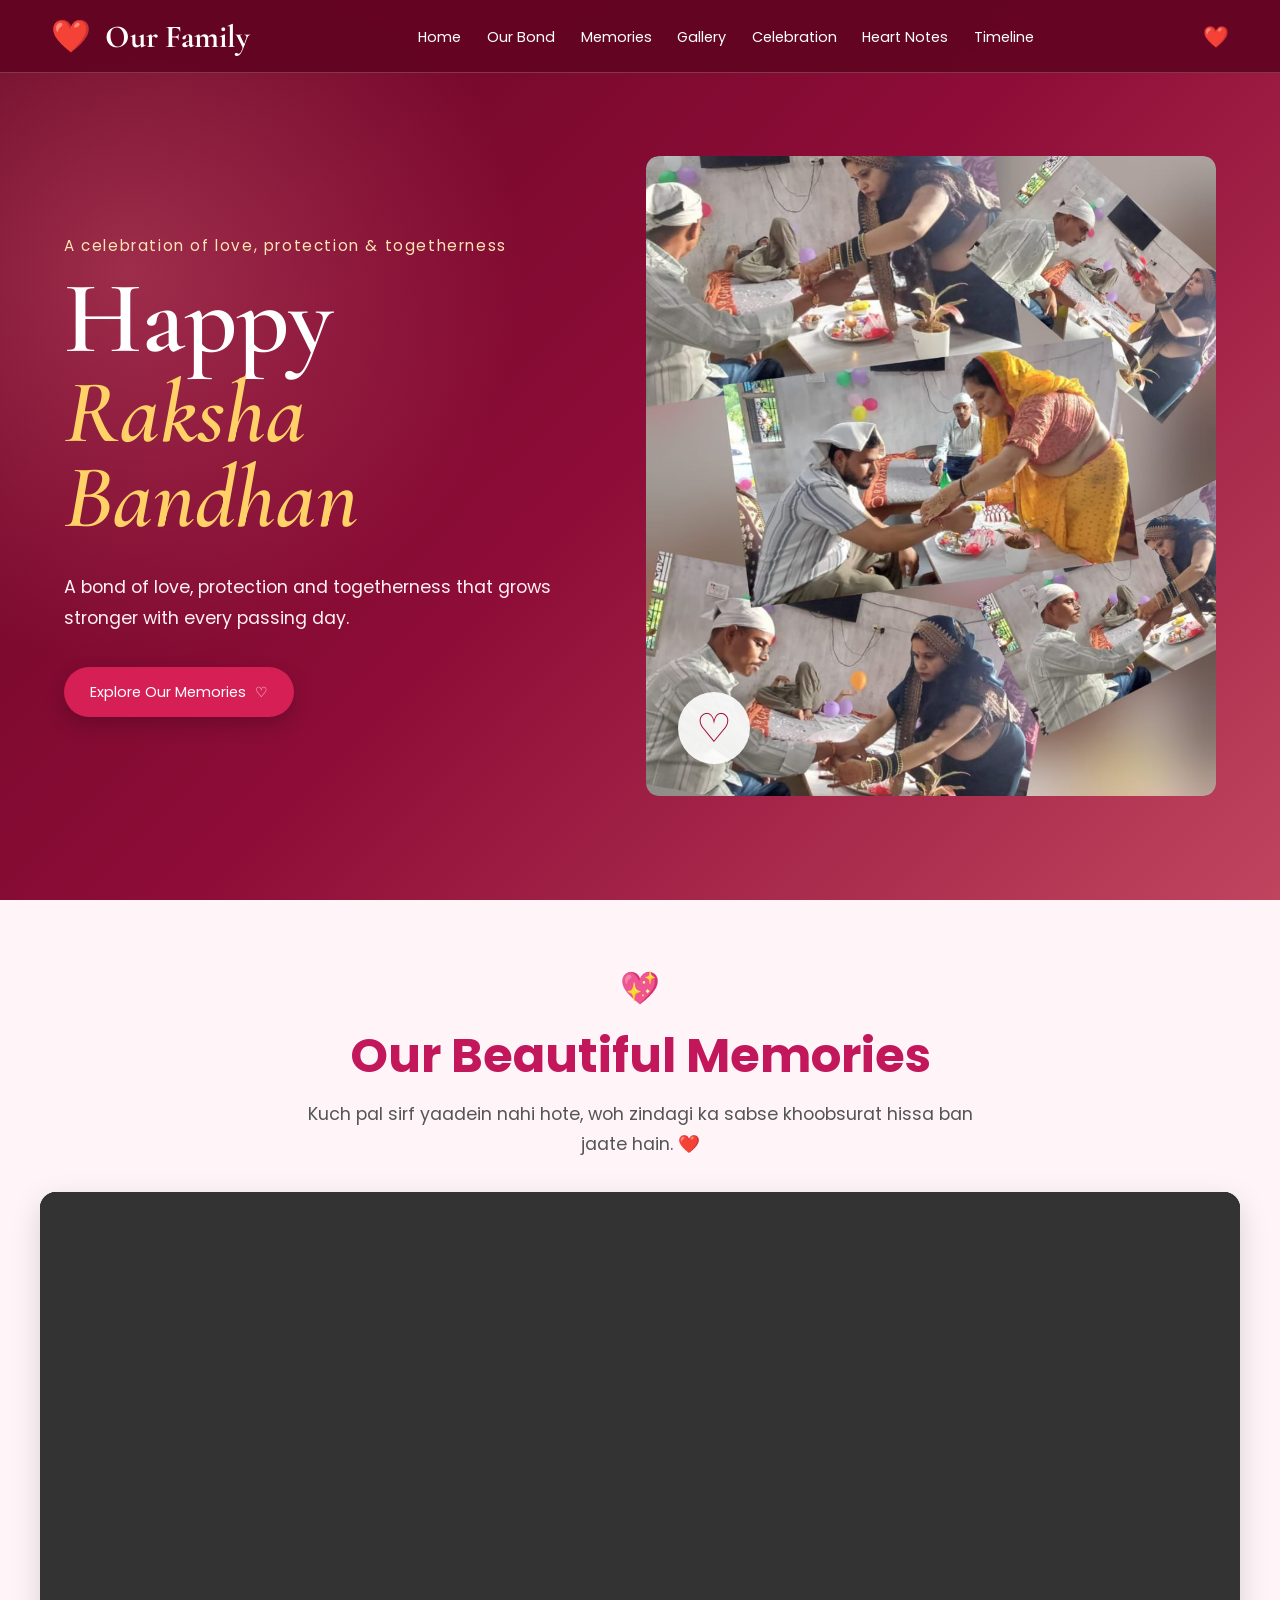
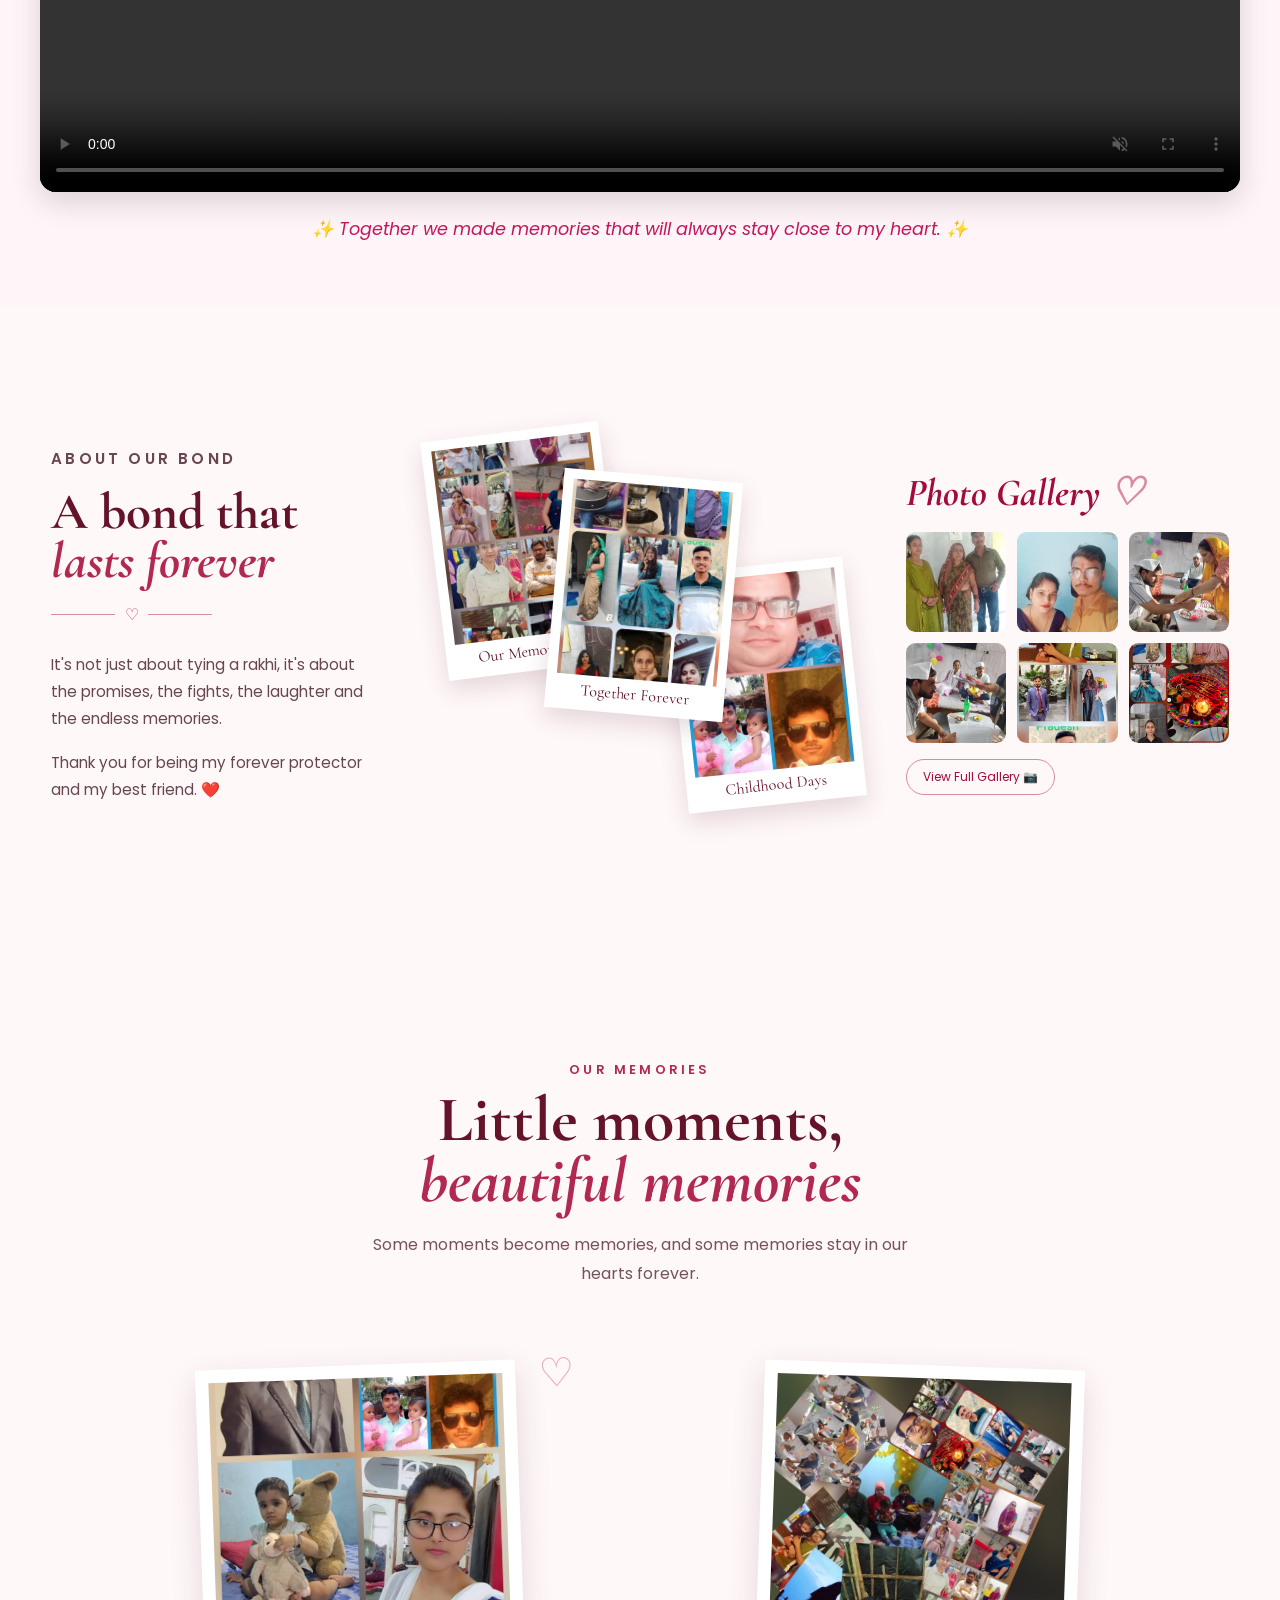
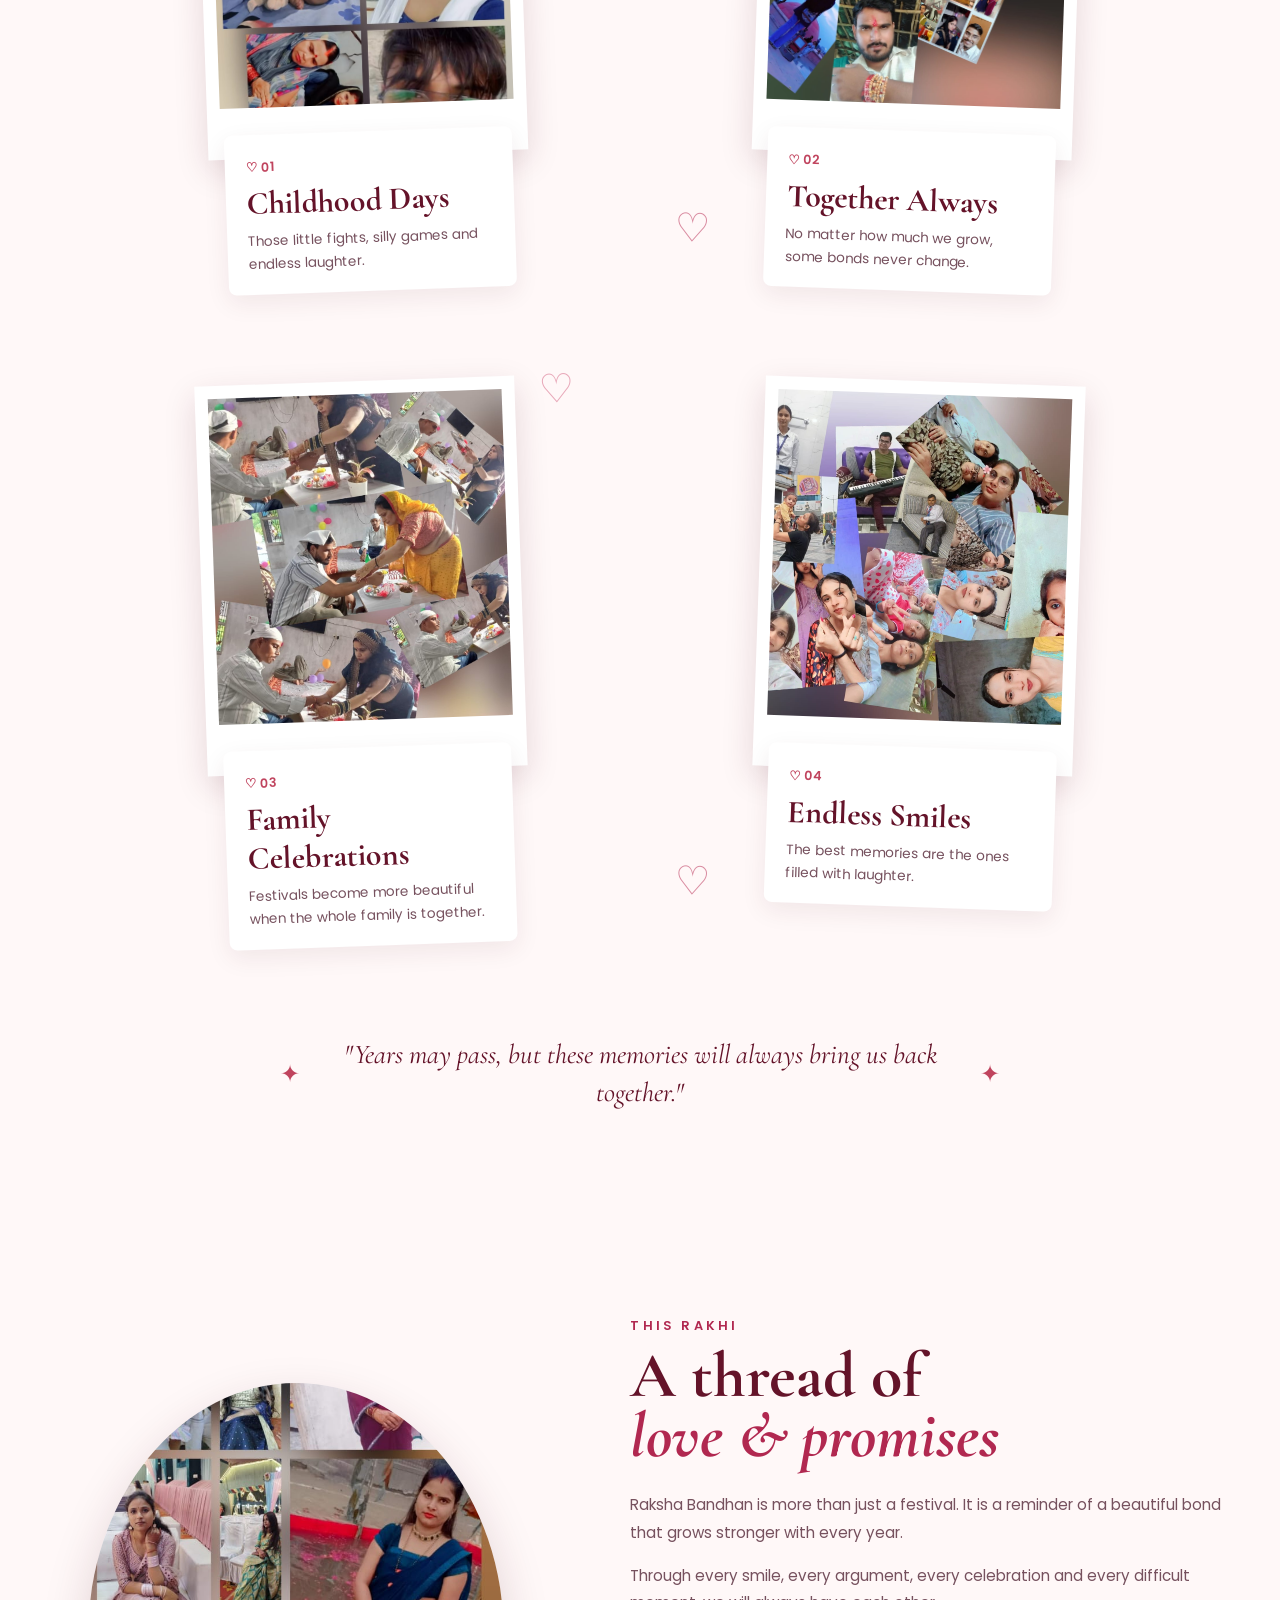
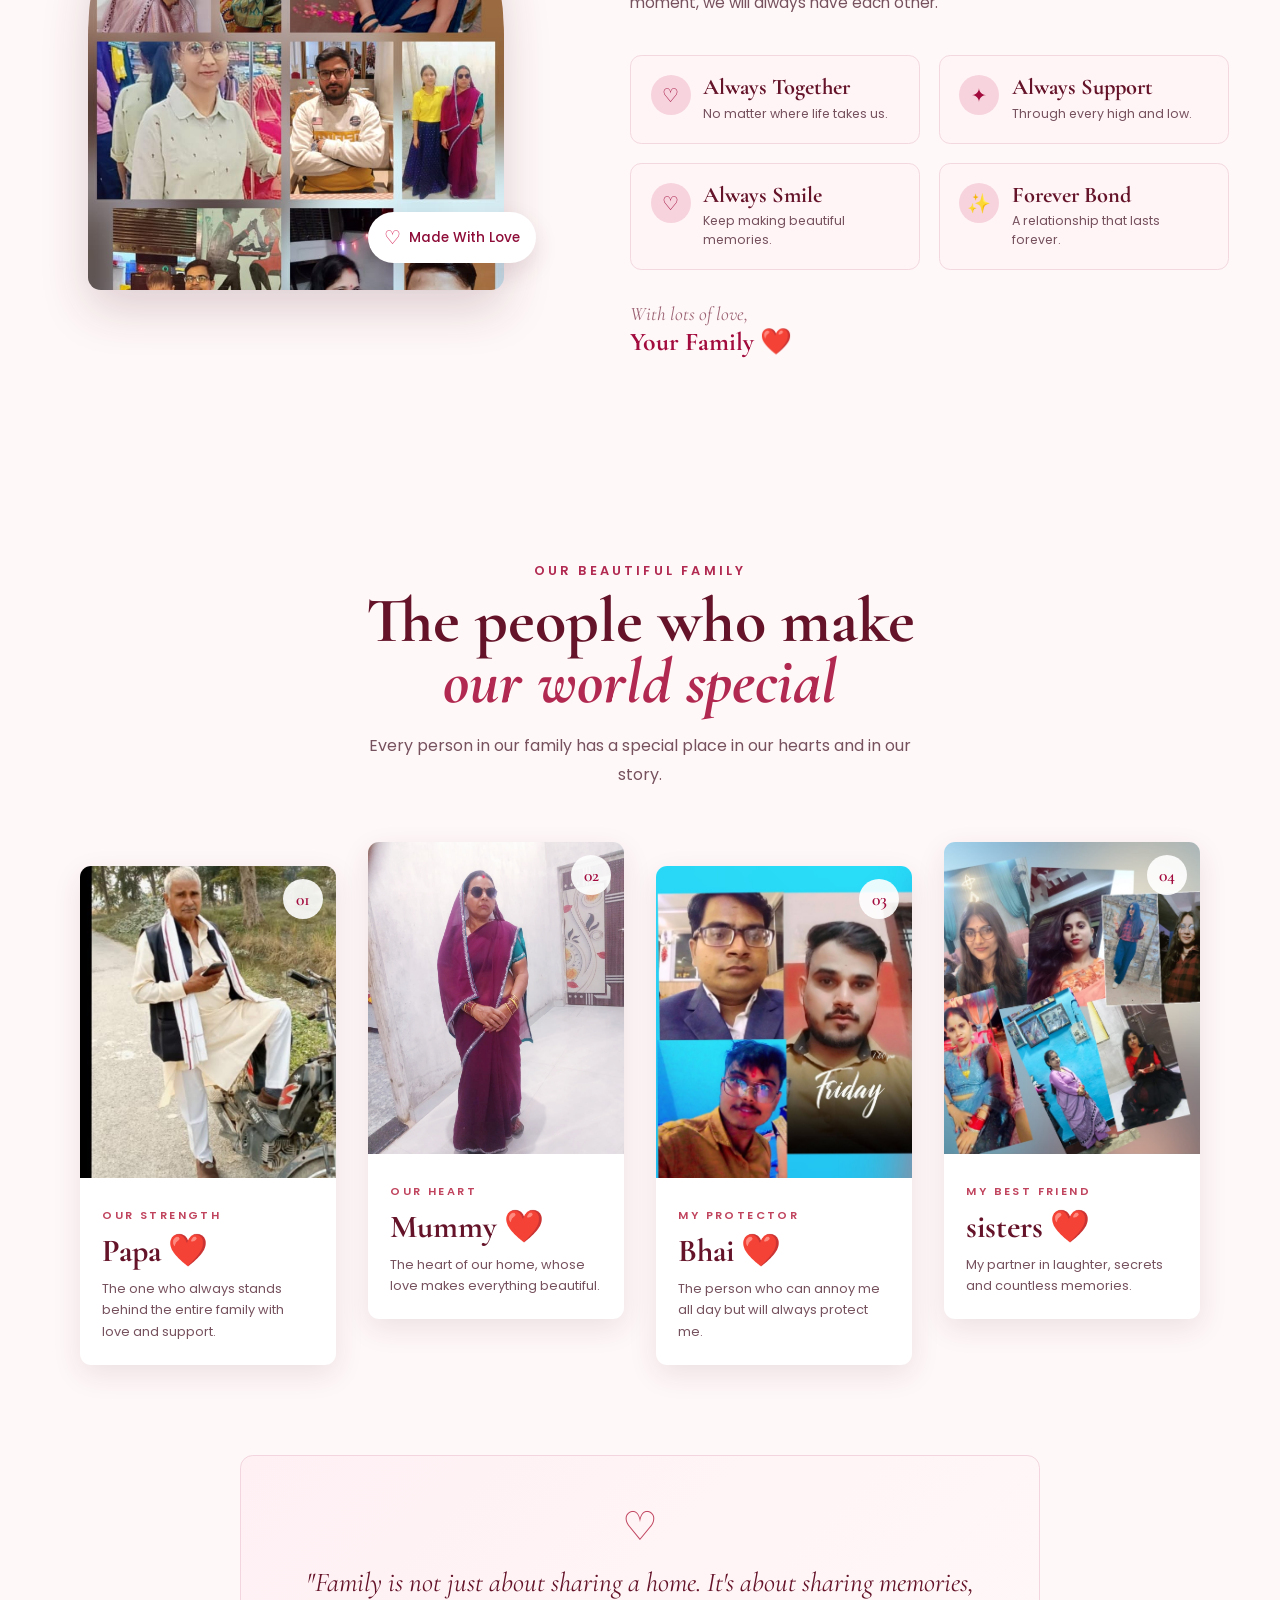
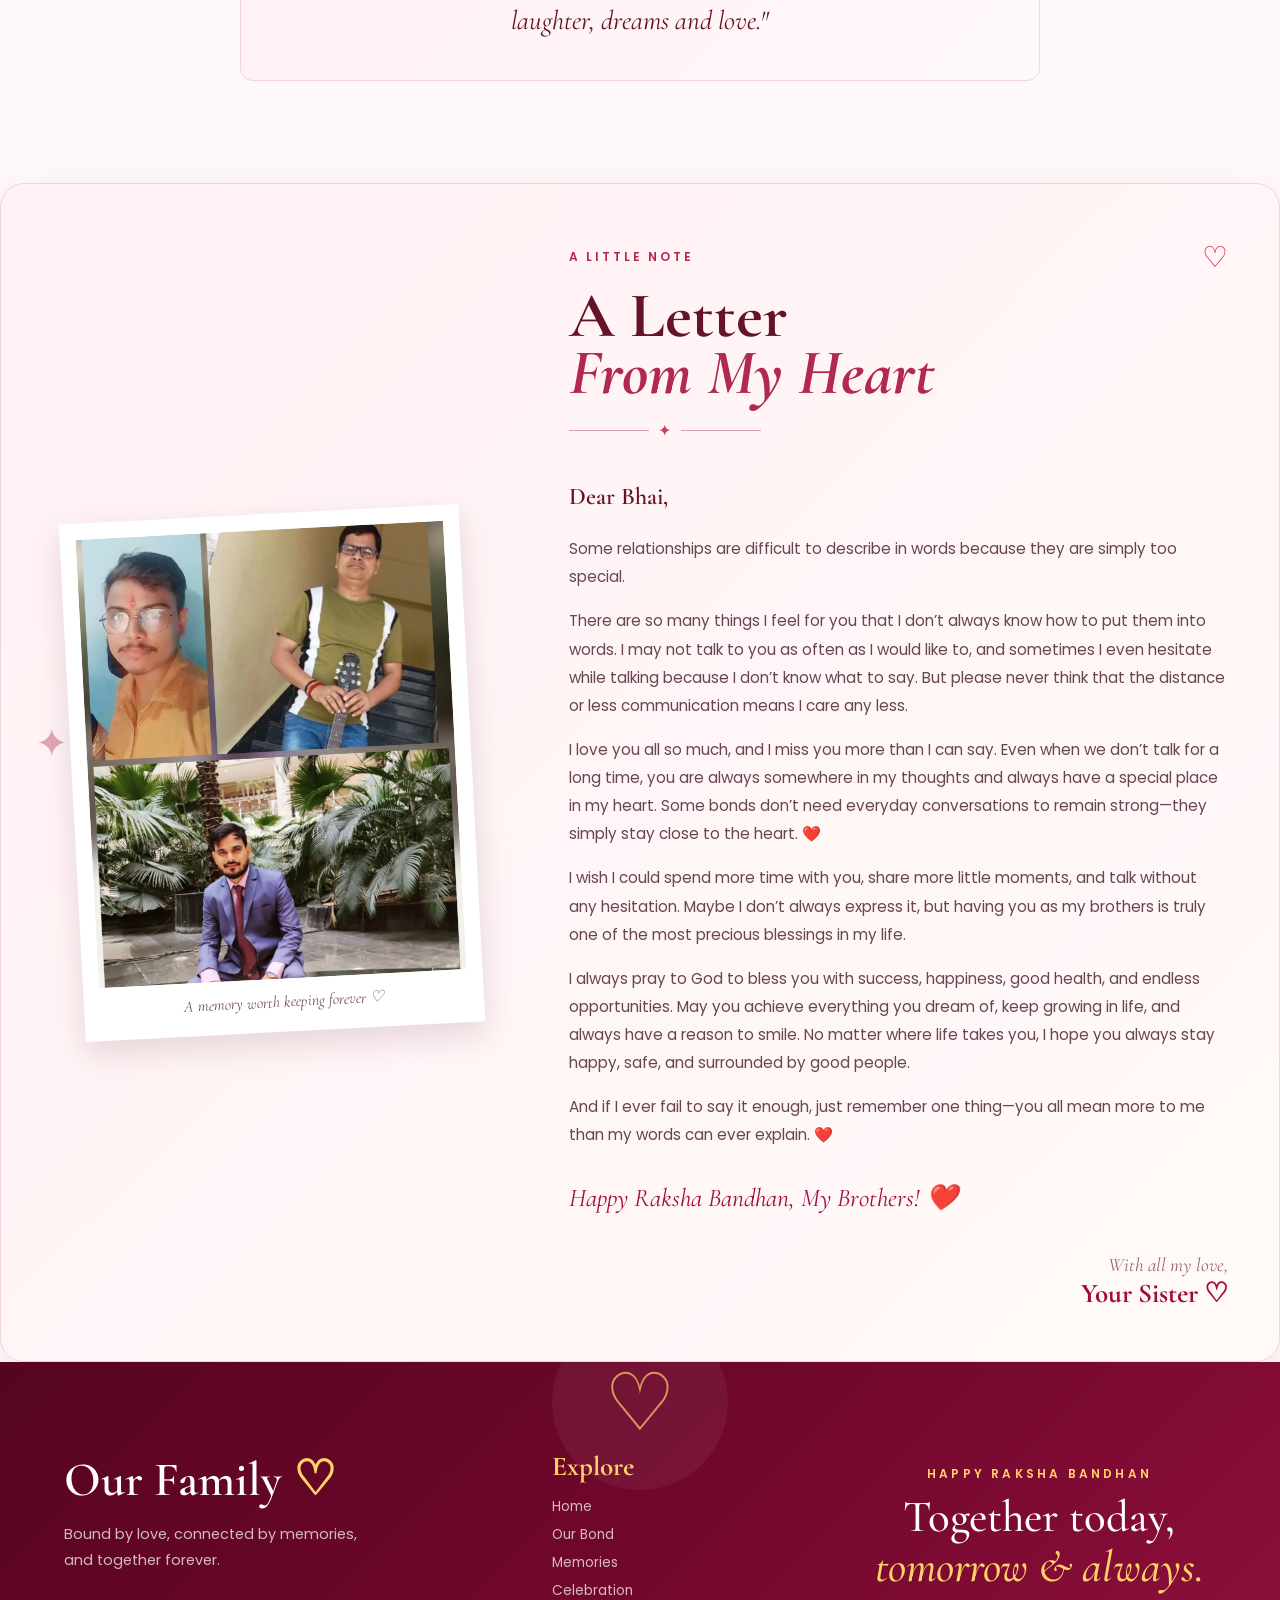
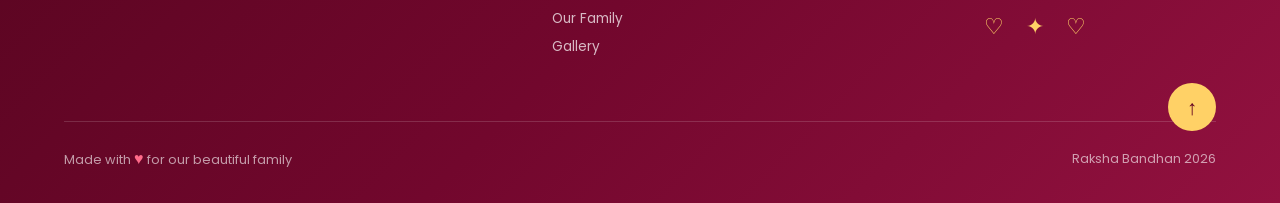
<file: index.html>
<!DOCTYPE html>
<html lang="en">

<head>
    <meta charset="UTF-8">
    <meta name="viewport" content="width=device-width, initial-scale=1.0">

    <title>Our Family | Raksha Bandhan</title>

    <link rel="stylesheet" href="./style.css">

    <link rel="preconnect" href="https://fonts.googleapis.com">
    <link rel="preconnect" href="https://fonts.gstatic.com" crossorigin>

    <link href="https://fonts.googleapis.com/css2?family=Cormorant+Garamond:wght@500;600;700&family=Poppins:wght@300;400;500;600&display=swap"
        rel="stylesheet">
</head>

<body>

    <!-- ================= NAVBAR ================= -->

    <header class="header">

        <nav class="navbar">

            <a href="#" class="logo">
                <span>❤️</span>
                Our Family
            </a>

            <button class="menu-btn" id="menuBtn">
                ☰
            </button>

            <ul class="nav-menu" id="navMenu">

                <li>
                    <a href="./index.html">Home</a>
                </li>

                <li>
                    <a href="./bond.html">Our Bond</a>
                </li>

                <li>
                    <a href="memories.html">Memories</a>
                </li>

                <li>
                    <a href="./gallery.html">Gallery</a>
                </li>

                <li>
                    <a href="./celebration.html">Celebration</a>
                </li>

                <li>
                    <a href="./wishes.html">Heart Notes</a>
                </li>

                <li>
                    <a href="timeline.html">Timeline</a>
                </li>

            </ul>

            <div class="nav-heart">
                ❤️
            </div>

        </nav>

    </header>


    <!-- ================= HERO SECTION ================= -->

    <section class="hero" id="home">

        <!-- Left Content -->

        <div class="hero-content">

            <p class="hero-small-text">
                A celebration of love, protection & togetherness
            </p>

            <h1>
                Happy
                <span>Raksha Bandhan</span>
            </h1>

            <p class="hero-description">
                A bond of love, protection and togetherness
                that grows stronger with every passing day.
            </p>

            <a href="./gallery.html" class="hero-btn">
                Explore Our Memories
                <span>♡</span>
            </a>

        </div>


        <!-- Right Image -->

        <div class="hero-image">

            <img
                src="image/rakhifirst.jpeg"
                alt="Brother Sister Raksha Bandhan">

            <div class="hero-decoration">
                ♡
            </div>

        </div>

    </section>
    <!-- Memory Video Section -->
<section class="memory-video-section">
    <div class="memory-video-container">

        <div class="memory-video-heading">
            <span>💖</span>
            <h2>Our Beautiful Memories</h2>
            <p>
                Kuch pal sirf yaadein nahi hote,
                woh zindagi ka sabse khoobsurat hissa ban jaate hain. ❤️
            </p>
        </div>

        <div class="memory-video-box">
            <video controls autoplay muted loop playsinline>
                <source src="https://ik.imagekit.io/grixgvupg/familyvideo.mp4" type="video/mp4">
                Your browser does not support the video tag.
            </video>
        </div>

        <p class="memory-caption">
            ✨ Together we made memories that will always stay close to my heart. ✨
        </p>

    </div>
</section>
    <!-- ================= ABOUT OUR BOND ================= -->

<section class="bond-section" id="bond">

    <!-- LEFT CONTENT -->

    <div class="bond-content">

        <p class="section-tag">
            ABOUT OUR BOND
        </p>

        <h2>
            A bond that
            <span>lasts forever</span>
        </h2>

        <div class="bond-line">
            <span></span>
            ♡
            <span></span>
        </div>

        <p>
            It's not just about tying a rakhi,
            it's about the promises, the fights,
            the laughter and the endless memories.
        </p>

        <p>
            Thank you for being my forever protector
            and my best friend.
            ❤️
        </p>

    </div>


    <!-- CENTER POLAROID PHOTOS -->

    <div class="bond-polaroids">

        <div class="polaroid polaroid-one">

            <img
                src="./image/memory.jpeg"
                alt="Family Memory">

            <span>
                Our Memories ❤️
            </span>

        </div>


        <div class="polaroid polaroid-two">

            <img
                src="image/together.jpeg"
                alt="Brother Sister">

            <span>
                Together Forever
            </span>

        </div>


        <div class="polaroid polaroid-three">

            <img
                src="image/childhood1.jpeg"
                alt="Childhood Memory">

            <span>
                Childhood Days
            </span>

        </div>

    </div>


    <!-- RIGHT PHOTO GALLERY -->

    <div class="mini-gallery">

        <div class="mini-gallery-heading">

            <h3>
                Photo Gallery
                <span>♡</span>
            </h3>

        </div>


        <div class="mini-gallery-grid">

            <div class="mini-photo">
                <img
                    src="image/gallery1.jpeg"
                    alt="Family Memory">
            </div>

            <div class="mini-photo">
                <img
                    src="image/gallery2.jpeg"
                    alt="Family Memory">
            </div>

            <div class="mini-photo">
                <img
                    src="image/gallery3.jpeg"
                    alt="Family Memory">
            </div>

            <div class="mini-photo">
                <img
                    src="image/gallery4.jpeg"
                    alt="Sister Memory">
            </div>

            <div class="mini-photo">
                <img
                    src="image/gallery5.jpeg"
                    alt="Celebration">
            </div>

            <div class="mini-photo">
                <img
                    src="image/gallery6.jpeg"
                    alt="Raksha Bandhan">
            </div>

        </div>


        <a href="./gallery.html                                                                                                                                                                                                                                                                               
        " class="gallery-link">
            View Full Gallery
            📷
        </a>

    </div>

</section>

<!-- ================= OUR MEMORIES ================= -->

<section class="memories-section" id="memories">

    <div class="memories-heading">

        <p class="section-tag">
            OUR MEMORIES
        </p>

        <h2>
            Little moments,
            <span>beautiful memories</span>
        </h2>

        <p>
            Some moments become memories,
            and some memories stay in our hearts forever.
        </p>

    </div>


    <!-- MEMORY CARDS -->

    <div class="memories-grid">


        <!-- MEMORY 1 -->

        <div class="memory-card memory-left">

            <div class="memory-photo">

                <img
                    src="image/childhood2.jpeg"
                    alt="Childhood Memory">

            </div>

            <div class="memory-info">

                <span>♡ 01</span>

                <h3>
                    Childhood Days
                </h3>

                <p>
                    Those little fights,
                    silly games and endless laughter.
                </p>

            </div>

        </div>


        <!-- MEMORY 2 -->

        <div class="memory-card memory-right">

            <div class="memory-photo">

                <img
                    src="image/celebration1.jpeg"
                    alt="Family Memory">

            </div>

            <div class="memory-info">
 
                <span>♡ 02</span>

                <h3>
                    Together Always
                </h3>

                <p>
                    No matter how much we grow,
                    some bonds never change.
                </p>

            </div>

        </div>


        <!-- MEMORY 3 -->

        <div class="memory-card memory-left">

            <div class="memory-photo">

                <img
                    src="image/rakhifirst.jpeg"
                    alt="Family Celebration">

            </div>

            <div class="memory-info">

                <span>♡ 03</span>

                <h3>
                    Family Celebrations
                </h3>

                <p>
                    Festivals become more beautiful
                    when the whole family is together.
                </p>

            </div>

        </div>


        <!-- MEMORY 4 -->

        <div class="memory-card memory-right">

            <div class="memory-photo">

                <img
                    src="image/growing.jpeg"
                    alt="Happy Memory">

            </div>

            <div class="memory-info">

                <span>♡ 04</span>

                <h3>
                    Endless Smiles
                </h3>

                <p>
                    The best memories are the ones
                    filled with laughter.
                </p>

            </div>

        </div>


    </div>


    <!-- BOTTOM MESSAGE -->

    <div class="memories-bottom">

        <span>✦</span>

        <p>
            "Years may pass, but these memories
            will always bring us back together."
        </p>

        <span>✦</span>

    </div>

</section>

<!-- ================= RAKHI CELEBRATION ================= -->

<section class="rakhi-section" id="celebration">

    <!-- LEFT IMAGE -->

    <div class="rakhi-image-wrapper">

        <div class="rakhi-circle"></div>

        <div class="rakhi-image">

            <img
                src="image/memory.jpeg"  //rakhi image lagegi yaha
                alt="Beautiful Rakhi">

        </div>

        <div class="rakhi-badge">
            <span>♡</span>
            Made With Love
        </div>

    </div>


    <!-- RIGHT CONTENT -->

    <div class="rakhi-content">

        <p class="section-tag">
            THIS RAKHI
        </p>

        <h2>
            A thread of
            <span>love & promises</span>
        </h2>

        <p class="rakhi-description">
            Raksha Bandhan is more than just a festival.
            It is a reminder of a beautiful bond that
            grows stronger with every year.
        </p>

        <p class="rakhi-description">
            Through every smile, every argument,
            every celebration and every difficult moment,
            we will always have each other.
        </p>


        <!-- PROMISES -->

        <div class="promise-grid">

            <div class="promise-card">

                <div class="promise-icon">
                    ♡
                </div>

                <div>
                    <h3>
                        Always Together
                    </h3>

                    <p>
                        No matter where life takes us.
                    </p>
                </div>

            </div>


            <div class="promise-card">

                <div class="promise-icon">
                    ✦
                </div>

                <div>
                    <h3>
                        Always Support
                    </h3>

                    <p>
                        Through every high and low.
                    </p>
                </div>

            </div>


            <div class="promise-card">

                <div class="promise-icon">
                    ♡
                </div>

                <div>
                    <h3>
                        Always Smile
                    </h3>

                    <p>
                        Keep making beautiful memories.
                    </p>

                </div>

            </div>


            <div class="promise-card">

                <div class="promise-icon">
                    ✨
                </div>

                <div>
                    <h3>
                        Forever Bond
                    </h3>

                    <p>
                        A relationship that lasts forever.
                    </p>

                </div>

            </div>

        </div>


        <!-- SIGNATURE -->

        <div class="rakhi-signature">

            With lots of love,

            <strong>
                Your Family ❤️
            </strong>

        </div>

    </div>

</section>
<!-- ================= OUR FAMILY ================= -->

<section class="family-section" id="family">

    <div class="family-heading">

        <p class="section-tag">
            OUR BEAUTIFUL FAMILY
        </p>

        <h2>
            The people who make
            <span>our world special</span>
        </h2>

        <p>
            Every person in our family has a special place
            in our hearts and in our story.
        </p>

    </div>


    <!-- FAMILY CARDS -->

    <div class="family-grid">


        <!-- MEMBER 1 -->

        <div class="family-card">

            <div class="family-photo">

                <img
                    src="image/papa.jpeg"
                    alt="Papa">

                <div class="family-number">
                    01
                </div>

            </div>

            <div class="family-info">

                <span class="family-role">
                    OUR STRENGTH
                </span>

                <h3>
                    Papa ❤️
                </h3>

                <p>
                    The one who always stands behind
                    the entire family with love and support.
                </p>

            </div>

        </div>


        <!-- MEMBER 2 -->

        <div class="family-card family-card-up">

            <div class="family-photo">

                <img
                    src="image/mummy.jpeg"
                    alt="Mummy">

                <div class="family-number">
                    02
                </div>

            </div>

            <div class="family-info">

                <span class="family-role">
                    OUR HEART
                </span>

                <h3>
                    Mummy ❤️
                </h3>

                <p>
                    The heart of our home,
                    whose love makes everything beautiful.
                </p>

            </div>

        </div>


        <!-- MEMBER 3 -->

        <div class="family-card">

            <div class="family-photo">

                <img
                    src="image/bhai2.jpeg"
                    alt="Brother">

                <div class="family-number">
                    03
                </div>

            </div>

            <div class="family-info">

                <span class="family-role">
                    MY PROTECTOR
                </span>

                <h3>
                    Bhai ❤️
                </h3>

                <p>
                    The person who can annoy me all day
                    but will always protect me.
                </p>

            </div>

        </div>


        <!-- MEMBER 4 -->

        <div class="family-card family-card-up">

            <div class="family-photo">

                <img
                    src="image/sister.jpeg"
                    alt="Sister">

                <div class="family-number">
                    04
                </div>

            </div>

            <div class="family-info">

                <span class="family-role">
                    MY BEST FRIEND
                </span>

                <h3>
                    sisters ❤️
                </h3>

                <p>
                    My partner in laughter,
                    secrets and countless memories.
                </p>

            </div>

        </div>


    </div>


    <!-- FAMILY MESSAGE -->

    <div class="family-message">

        <div class="family-message-icon">
            ♡
        </div>

        <p>
            "Family is not just about sharing a home.
            It's about sharing memories, laughter,
            dreams and love."
        </p>

    </div>

</section>
<!-- ================= LETTER FROM MY HEART ================= -->

<section class="letter-section" id="letter">

    <div class="letter-container">

        <!-- LEFT: PHOTO -->

        <div class="letter-photo">

            <div class="letter-photo-frame">

                <img
                    src="image/bhai.jpeg"
                    alt="Special Family Memory">

            </div>

            <div class="letter-photo-note">
                A memory worth keeping forever ♡
            </div>

        </div>


        <!-- RIGHT: LETTER -->

        <div class="letter-content">

            <div class="letter-top">

                <span class="letter-small">
                    A LITTLE NOTE
                </span>

                <span class="letter-heart">
                    ♡
                </span>

            </div>


            <h2>
                A Letter
                <span>From My Heart</span>
            </h2>


            <div class="letter-line">
                <span></span>
                ✦
                <span></span>
            </div>


            <div class="letter-text">

                <p>
                    Dear Bhai,
                </p>

                <p>
                    Some relationships are difficult to
                    describe in words because they are
                    simply too special.
                </p>

                <p>
                   There are so many things I feel for you that I don’t always know how to put them into words. I may not talk to you as often as I would like to, and sometimes I even hesitate while talking because I don’t know what to say. But please never think that the distance or less communication means I care any less.
                </p>

                <p>
                  I love you all so much, and I miss you more than I can say. Even when we don’t talk for a long time, you are always somewhere in my thoughts and always have a special place in my heart. Some bonds don’t need everyday conversations to remain strong—they simply stay close to the heart. ❤️
                </p>

                <p>
                   I wish I could spend more time with you, share more little moments, and talk without any hesitation. Maybe I don’t always express it, but having you as my brothers is truly one of the most precious blessings in my life.
                </p>
                <p>
                    I always pray to God to bless you with success, happiness, good health, and endless opportunities. May you achieve everything you dream of, keep growing in life, and always have a reason to smile. No matter where life takes you, I hope you always stay happy, safe, and surrounded by good people.
                </p>
                <p>
                    And if I ever fail to say it enough, just remember one thing—you all mean more to me than my words can ever explain. ❤️
                </p>
               

                <p class="letter-final">
                   Happy Raksha Bandhan, My Brothers! ❤️
                </p>

            </div>


            <div class="letter-signature">

                <span>
                    With all my love,
                </span>

                <strong>
                    Your Sister ♡
                </strong>

            </div>

        </div>

    </div>

</section>
<!-- ================= FOOTER ================= -->

<footer class="footer">

    <div class="footer-decoration">
        ♡
    </div>


    <div class="footer-content">

        <!-- FAMILY BRAND -->

        <div class="footer-brand">

            <div class="footer-logo">
                Our Family <span>♡</span>
            </div>

            <p>
                Bound by love, connected by memories,
                and together forever.
            </p>

        </div>


        <!-- QUICK LINKS -->

        <div class="footer-links">

            <h3>
                Explore
            </h3>

            <a href="index.html">
                Home
            </a>

            <a href="bond.html">
                Our Bond
            </a>

            <a href="memories.html">
                Memories
            </a>

            <a href="celebration.html">
                Celebration
            </a>

            <a href="wishes.html">
                Our Family
            </a>

            <a href="gallery.html">
                Gallery
            </a>

        </div>


        <!-- RAKHI MESSAGE -->

        <div class="footer-message">

            <span class="footer-small">
                HAPPY RAKSHA BANDHAN
            </span>

            <h3>
                Together today,
                <span>tomorrow & always.</span>
            </h3>

            <div class="footer-hearts">
                ♡ ✦ ♡
            </div>

        </div>

    </div>


    <!-- DIVIDER -->

    <div class="footer-divider"></div>


    <!-- BOTTOM -->

    <div class="footer-bottom">

        <p>
            Made with
            <span>♥</span>
            for our beautiful family
        </p>

        <p>
            Raksha Bandhan 2026
        </p>

    </div>


    <!-- BACK TO TOP -->

    <a
        href="#"
        class="back-to-top"
        aria-label="Back to top"
    >
        ↑
    </a>

</footer>

    <script src="script.js"></script>

</body>

</html>
</file>
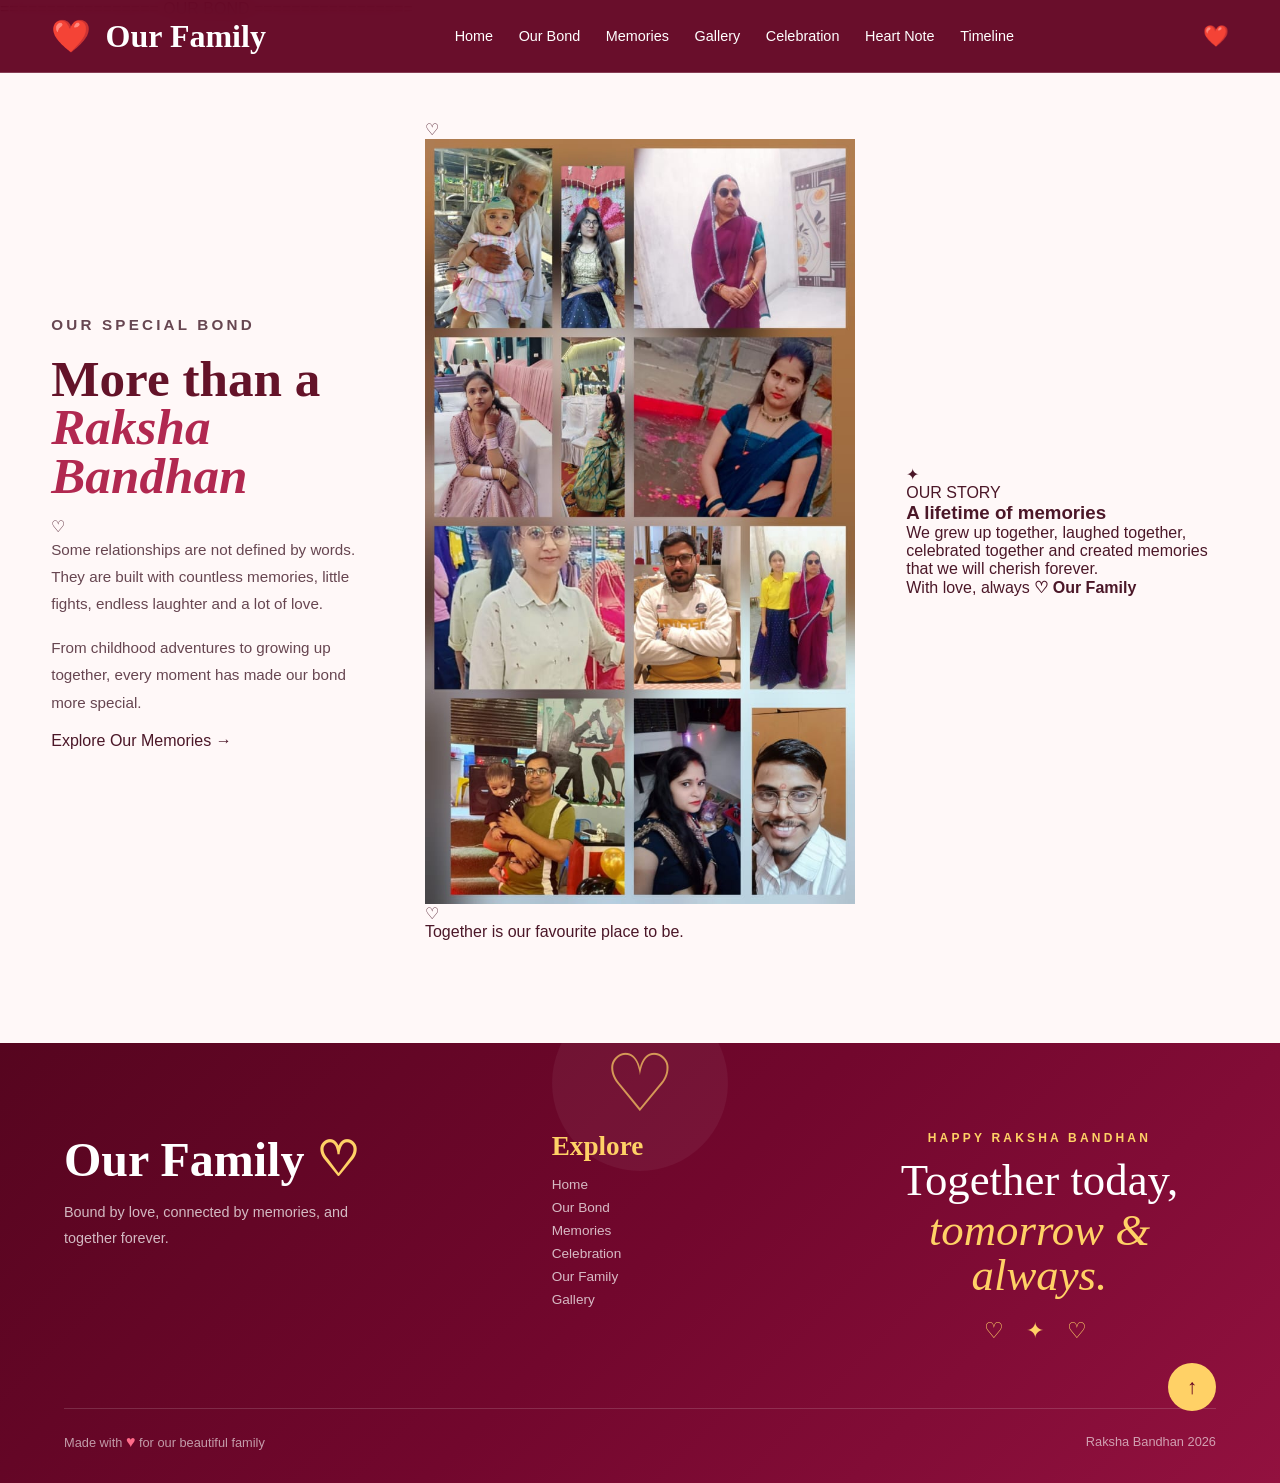
<file: bond.html>
<!DOCTYPE html>
<html lang="en">
<head>
    <meta charset="UTF-8">
    <meta name="viewport" content="width=device-width, initial-scale=1.0">
    <title>Document</title>
    <link rel="stylesheet" href="./style.css">
</head>
<body>
    
    <!-- ================= NAVBAR ================= -->

    <header class="header">

        <nav class="navbar">

            <a href="#" class="logo">
                <span>❤️</span>
                Our Family
            </a>

            <button class="menu-btn" id="menuBtn">
                ☰
            </button>

            <ul class="nav-menu" id="navMenu">

                <li>
                    <a href="./index.html">Home</a>
                </li>

                <li>
                    <a href="./bond.html">Our Bond</a>
                </li>

                <li>
                    <a href="./memories.html">Memories</a>
                </li>

                <li>
                    <a href="./gallery.html">Gallery</a>
                </li>

                <li>
                    <a href="./celebration.html">Celebration</a>
                </li>

                <li>
                    <a href="./wishes.html">Heart Note</a>
                </li>

                <li>
                    <a href="timline.html">Timeline</a>
                </li>

            </ul>

            <div class="nav-heart">
                ❤️
            </div>

        </nav>

    </header>
    ================= OUR BOND =================

<section class="bond-section" id="bond">

    <!-- LEFT CONTENT -->

    <div class="bond-content">

        <p class="section-tag">
            OUR SPECIAL BOND
        </p>

        <h2>
            More than a
            <span>Raksha Bandhan</span>
        </h2>

        <div class="bond-divider">
            <span></span>
            ♡
            <span></span>
        </div>

        <p class="bond-text">
            Some relationships are not defined by words.
            They are built with countless memories,
            little fights, endless laughter and a lot of love.
        </p>

        <p class="bond-text">
            From childhood adventures to growing up together,
            every moment has made our bond more special.
        </p>

        <a href="#memories" class="bond-button">
            Explore Our Memories
            <span>→</span>
        </a>

    </div>


    <!-- CENTER PHOTO -->

    <div class="bond-photo-wrapper">

        <div class="bond-photo-decoration">
            ♡
        </div>

        <div class="bond-photo">

            <img
                src="image/memory.jpeg"
                alt="Our Family Memory"
            >

        </div>

        <div class="bond-photo-caption">

            <span>♡</span>

            <p>
                Together is our
                favourite place to be.
            </p>

        </div>

    </div>


    <!-- RIGHT STORY CARD -->

    <div class="bond-story">

        <div class="story-icon">
            ✦
        </div>

        <p class="story-label">
            OUR STORY
        </p>

        <h3>
            A lifetime
            <span>of memories</span>
        </h3>

        <p>
            We grew up together, laughed together,
            celebrated together and created memories
            that we will cherish forever.
        </p>

        <div class="story-signature">
            With love, always
            <strong>♡ Our Family</strong>
        </div>

    </div>

</section>
<!-- ================= FOOTER ================= -->

<footer class="footer">

    <div class="footer-decoration">
        ♡
    </div>


    <div class="footer-content">

        <!-- FAMILY BRAND -->

        <div class="footer-brand">

            <div class="footer-logo">
                Our Family <span>♡</span>
            </div>

            <p>
                Bound by love, connected by memories,
                and together forever.
            </p>

        </div>


        <!-- QUICK LINKS -->

        <div class="footer-links">

            <h3>
                Explore
            </h3>

            <a href="index.html">
                Home
            </a>

            <a href="./bond.html">
                Our Bond
            </a>

            <a href="./memories.html">
                Memories
            </a>

            <a href="./celebration.html">
                Celebration
            </a>

            <a href="./wishes.html">
                Our Family
            </a>

            <a href="gallery.html">
                Gallery
            </a>

        </div>


        <!-- RAKHI MESSAGE -->

        <div class="footer-message">

            <span class="footer-small">
                HAPPY RAKSHA BANDHAN
            </span>

            <h3>
                Together today,
                <span>tomorrow & always.</span>
            </h3>

            <div class="footer-hearts">
                ♡ ✦ ♡
            </div>

        </div>

    </div>


    <!-- DIVIDER -->

    <div class="footer-divider"></div>


    <!-- BOTTOM -->

    <div class="footer-bottom">

        <p>
            Made with
            <span>♥</span>
            for our beautiful family
        </p>

        <p>
            Raksha Bandhan 2026
        </p>

    </div>


    <!-- BACK TO TOP -->

    <a
        href="#"
        class="back-to-top"
        aria-label="Back to top"
    >
        ↑
    </a>

</footer>
 <script src="script.js"></script>
</body>
</html>
</file>
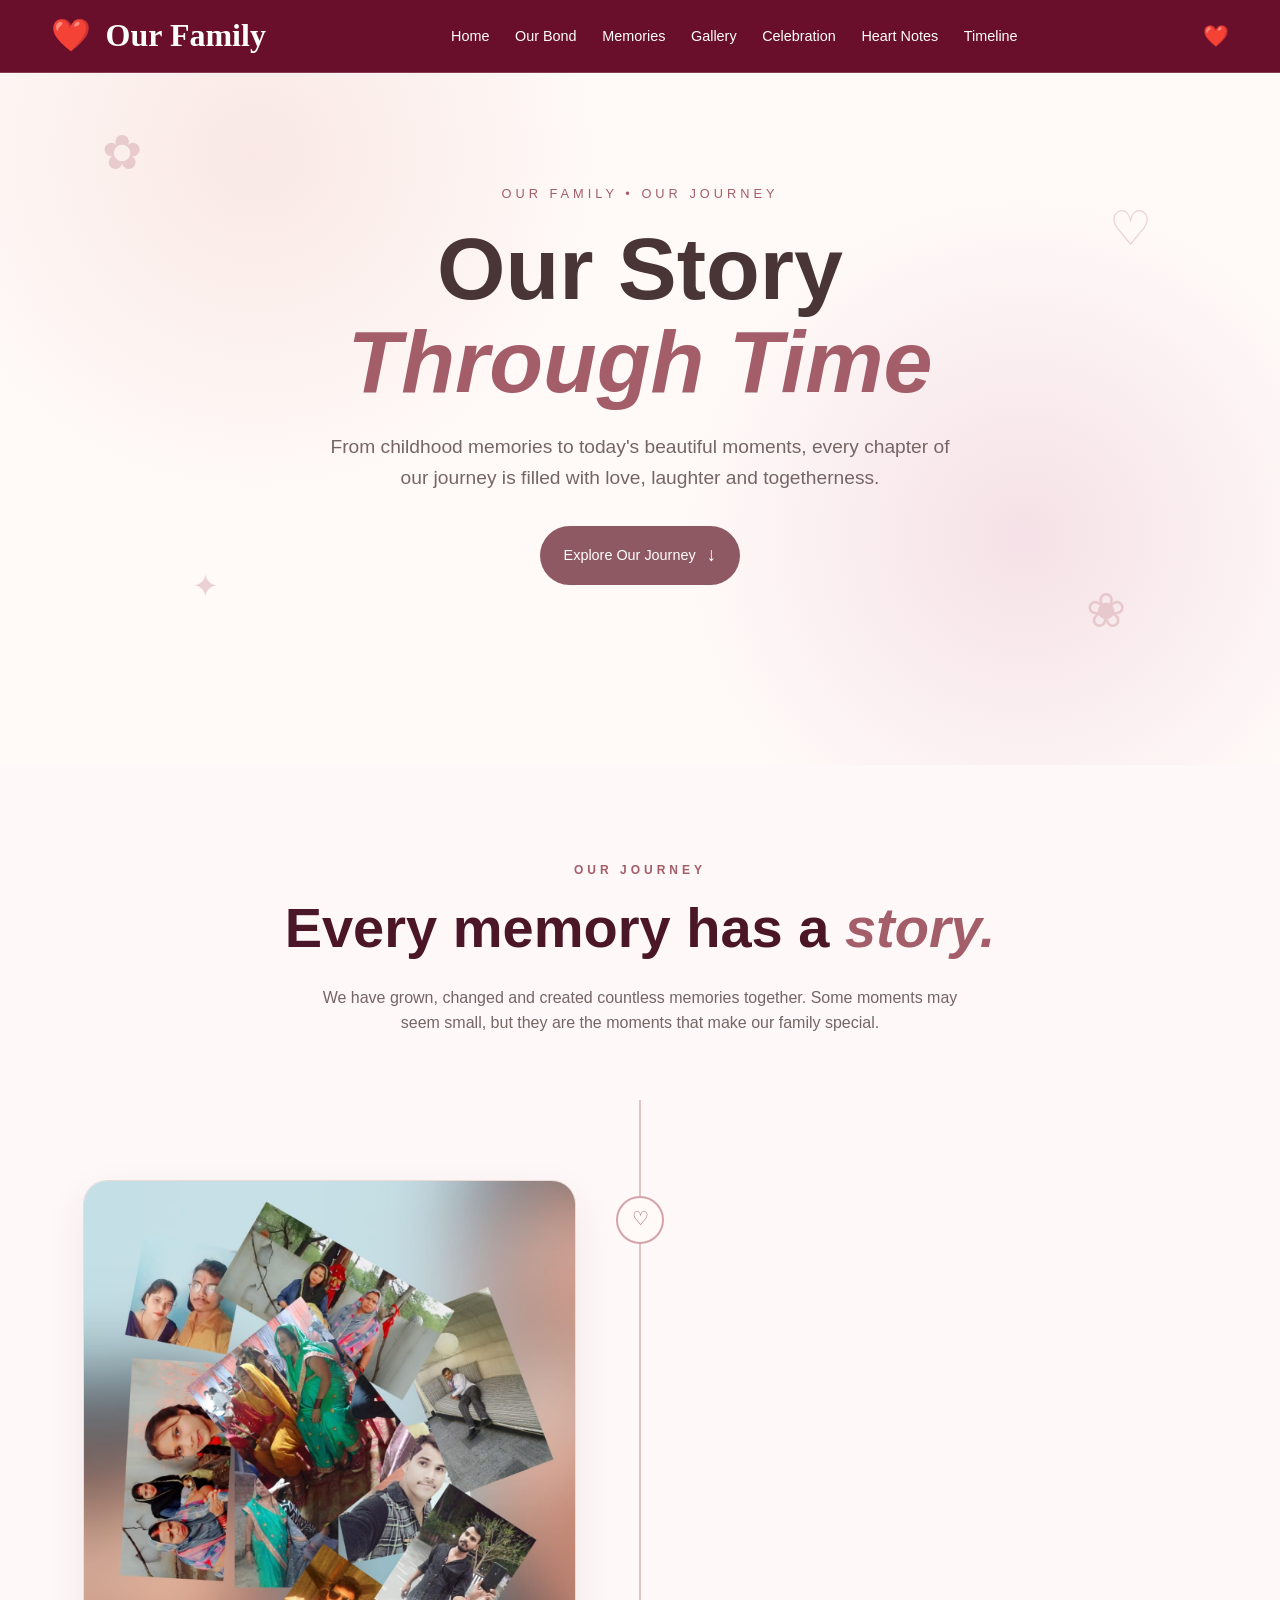
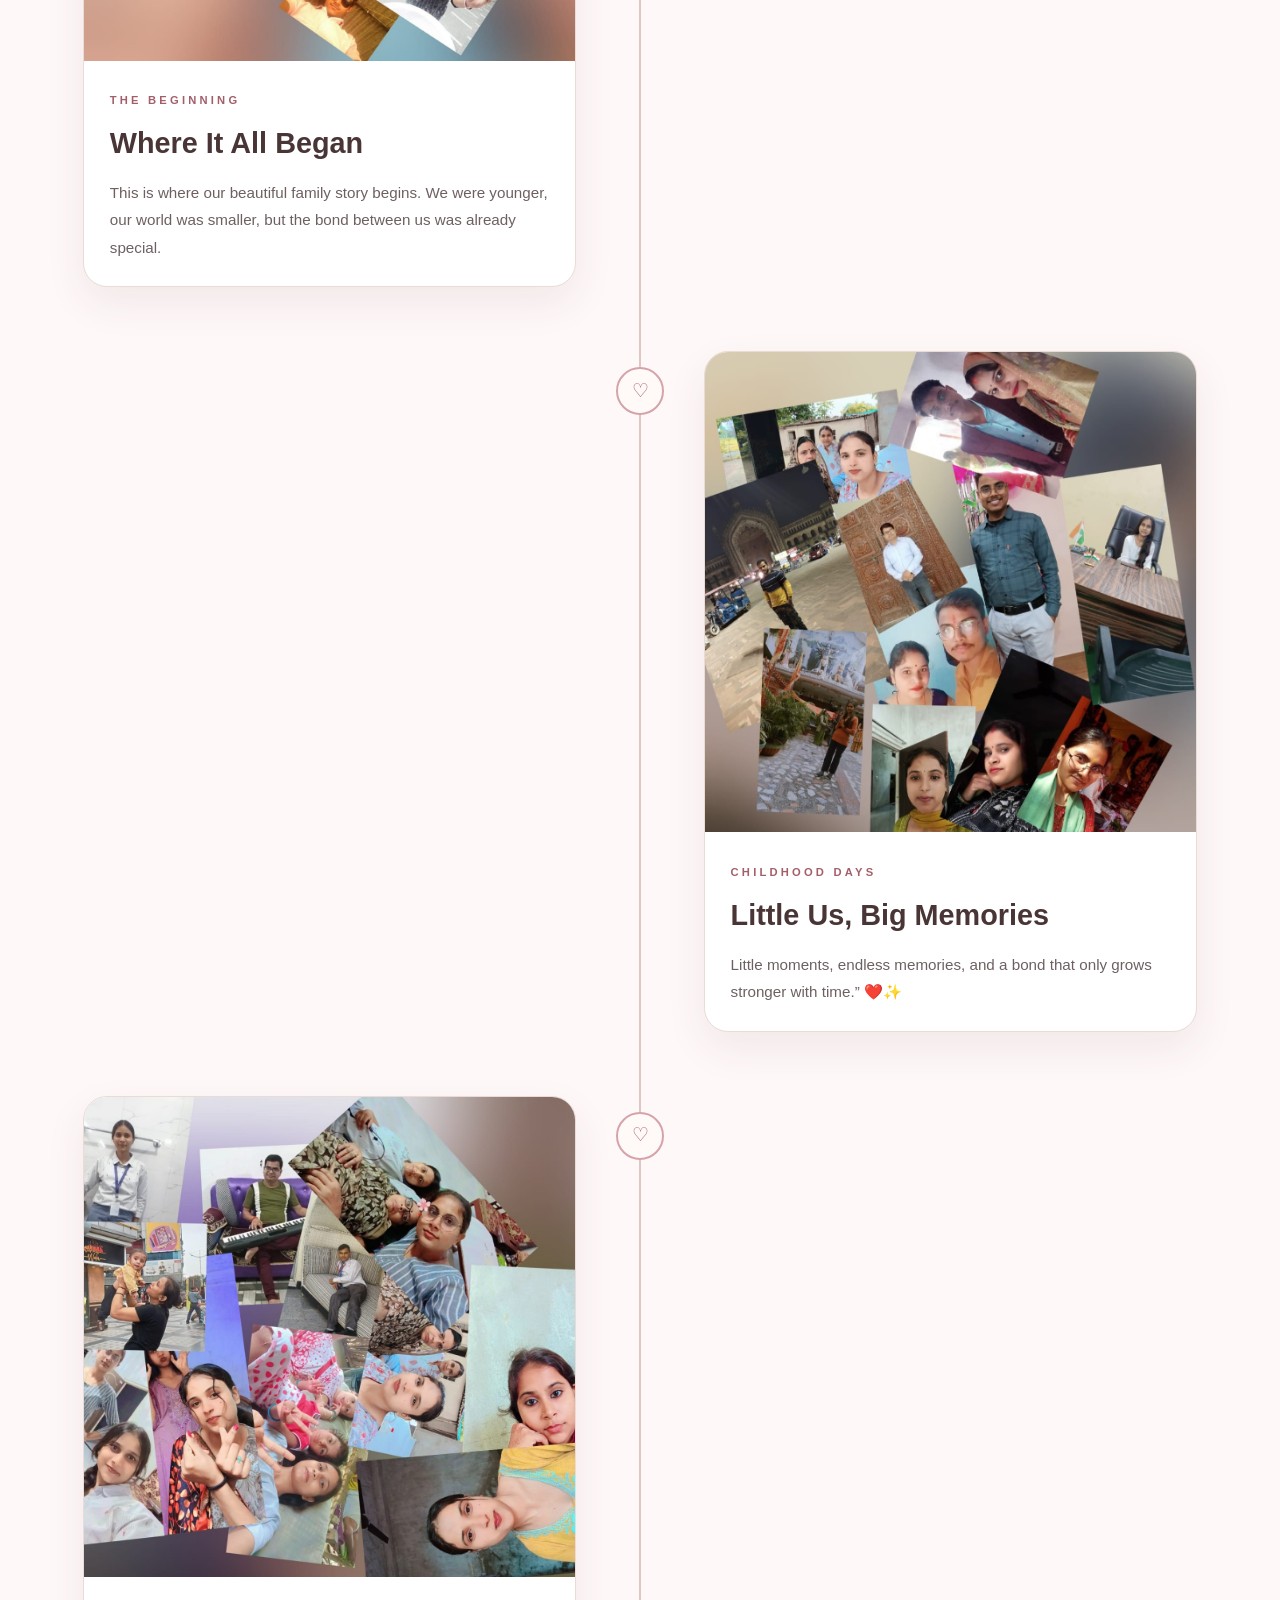
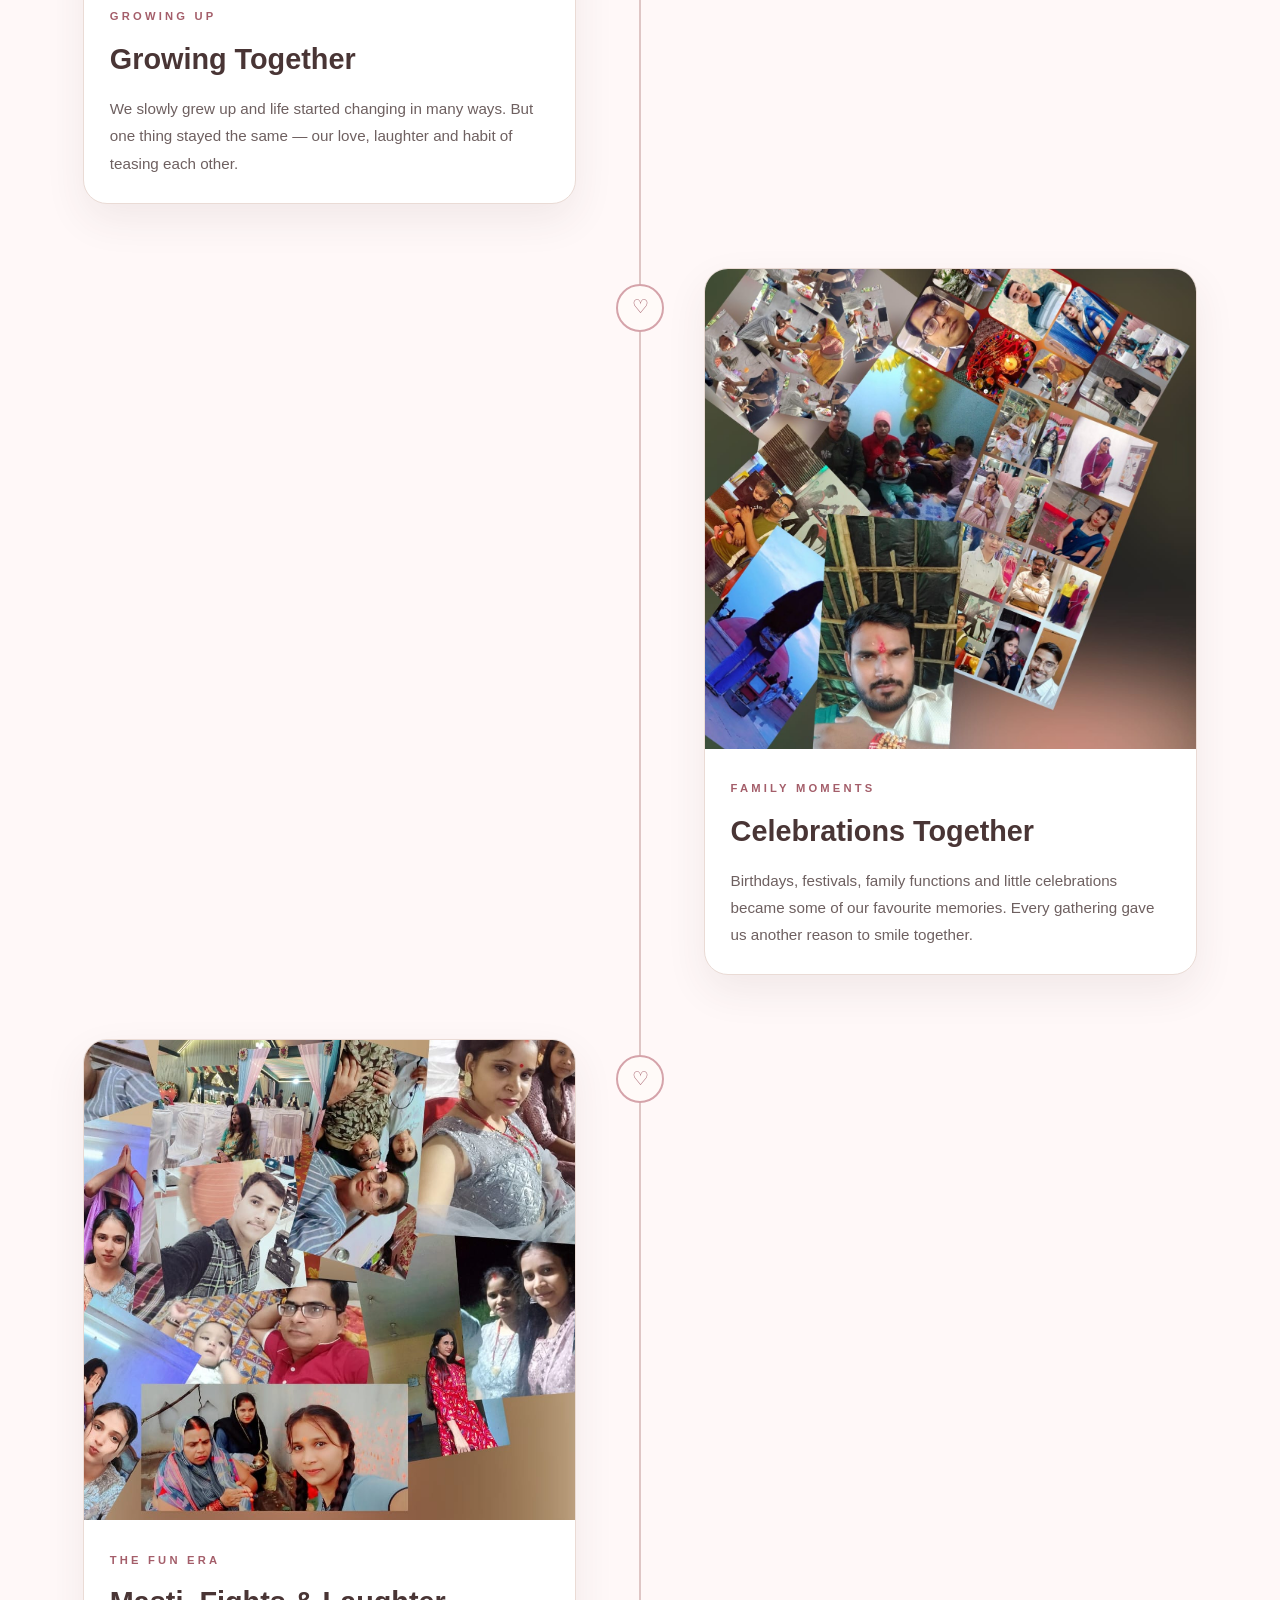
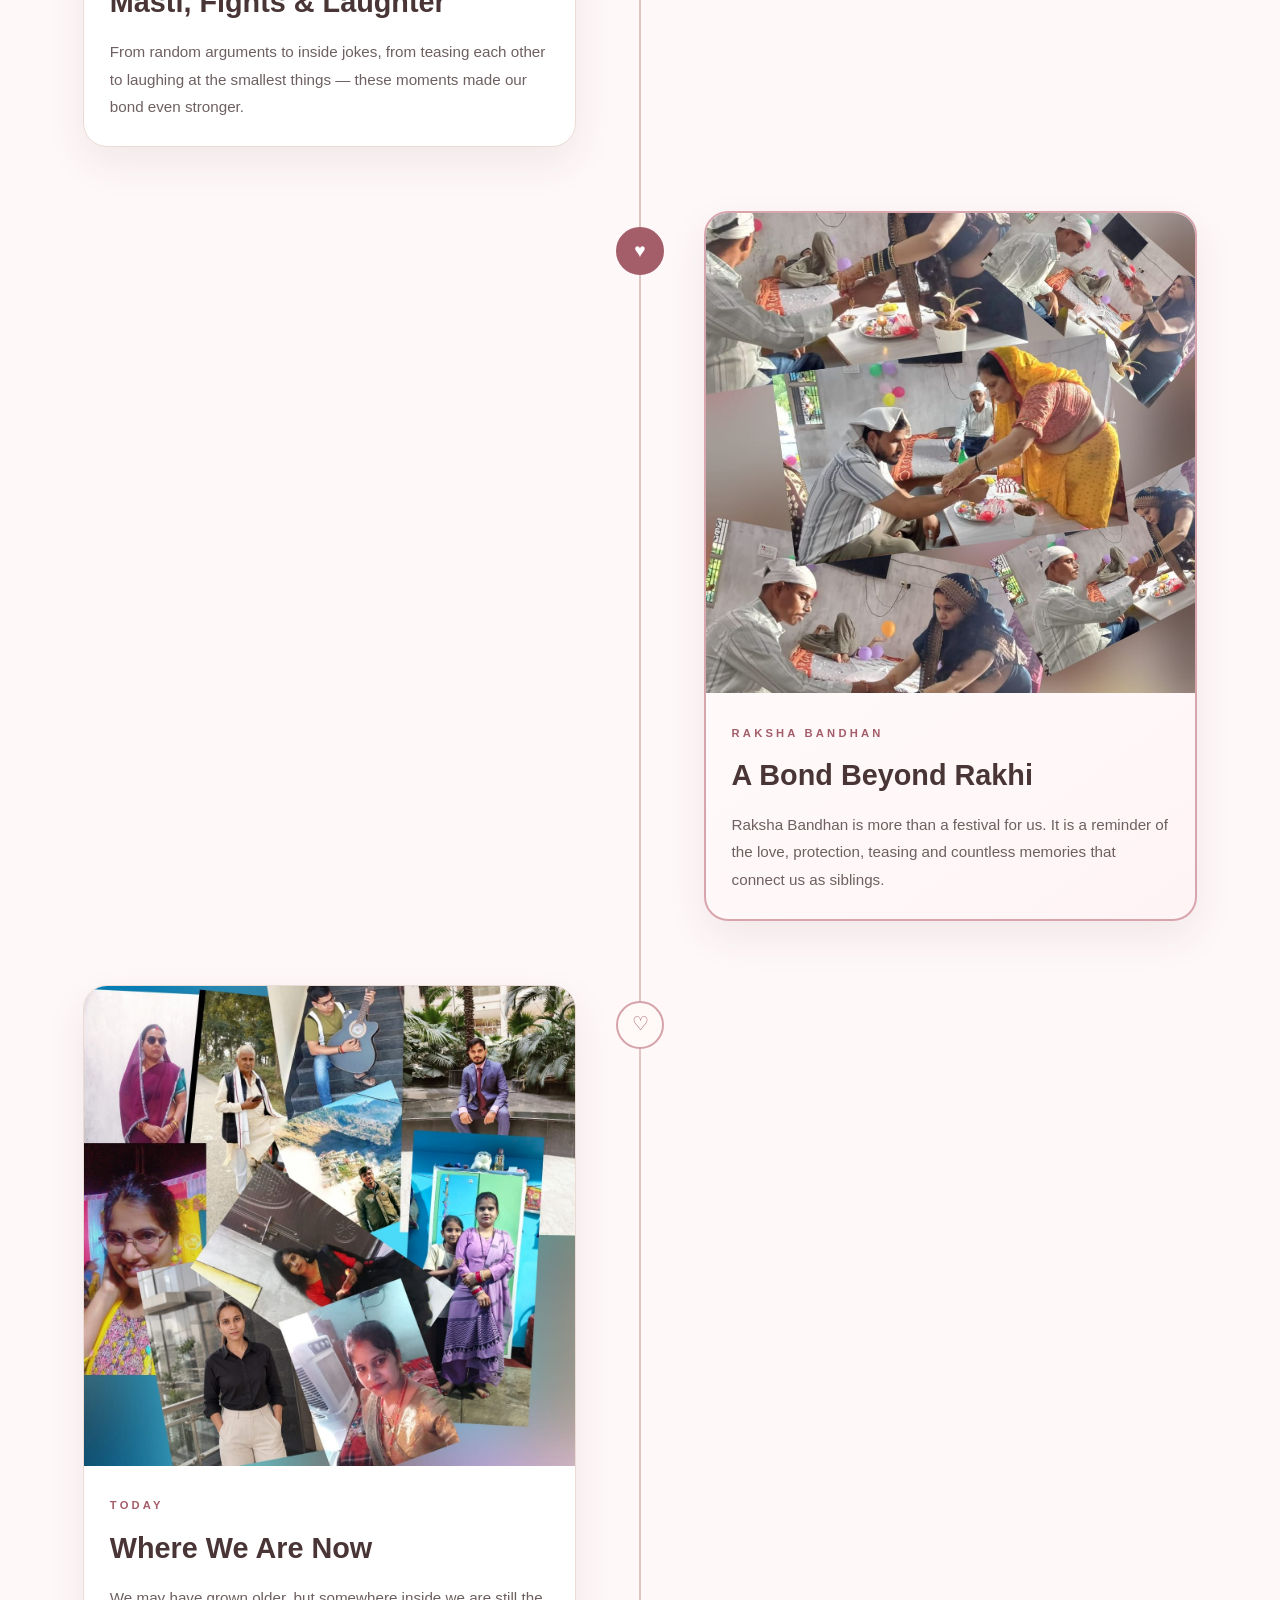
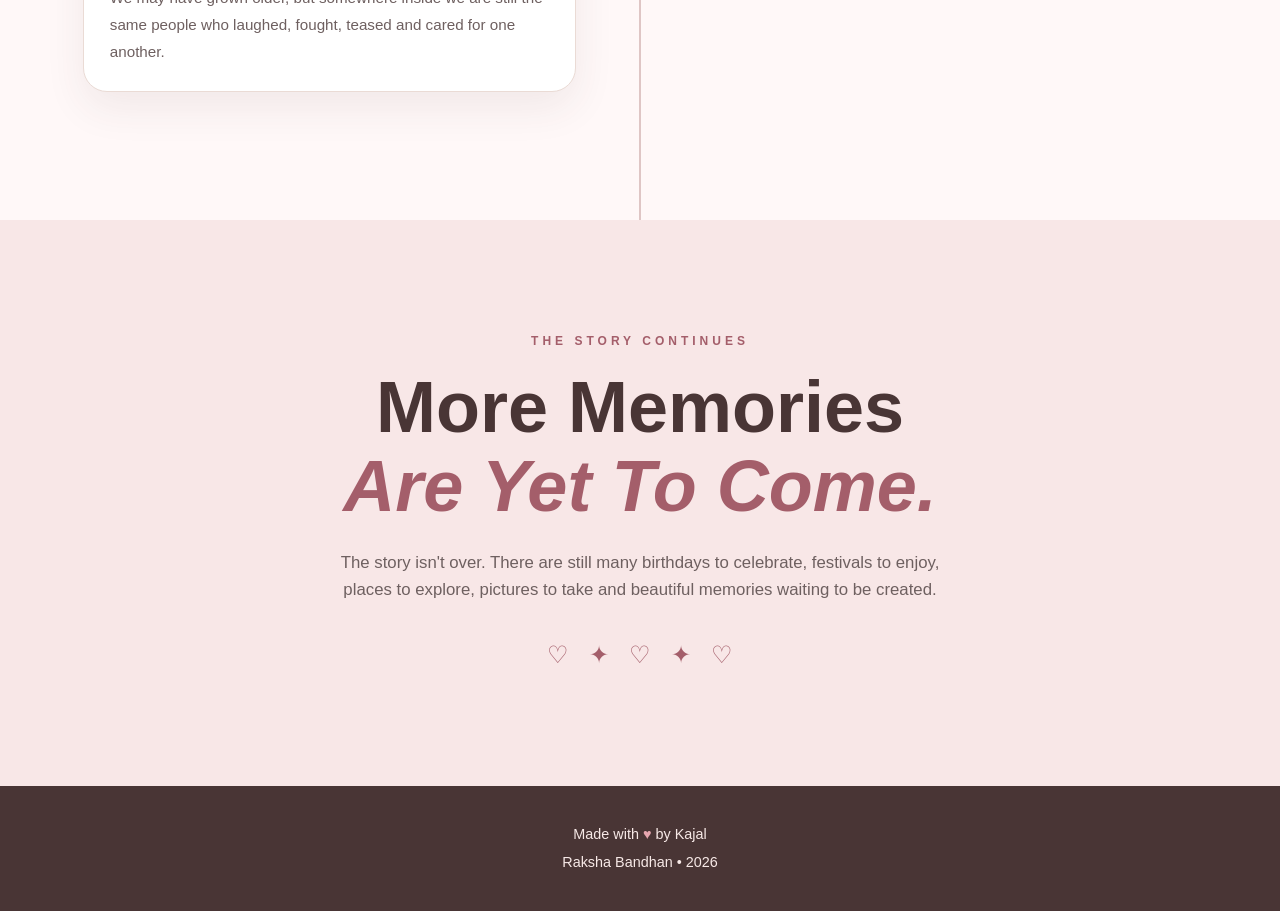
<file: timeline.html>
<!DOCTYPE html>
<html lang="en">

<head>

    <meta charset="UTF-8">

    <meta name="viewport"
        content="width=device-width, initial-scale=1.0">

    <title>Our Timeline | Raksha Bandhan</title>

    <link rel="stylesheet" href="timeline.css">
    <link rel="stylesheet" href="style.css">

</head>


<body>



    <!-- ================= NAVBAR ================= -->

    <header class="header">

        <nav class="navbar">

            <a href="#" class="logo">
                <span>❤️</span>
                Our Family
            </a>

            <button class="menu-btn" id="menuBtn">
                ☰
            </button>

            <ul class="nav-menu" id="navMenu">

                <li>
                    <a href="./index.html">Home</a>
                </li>

                <li>
                    <a href="./bond.html">Our Bond</a>
                </li>

                <li>
                    <a href="memories.html">Memories</a>
                </li>

                <li>
                    <a href="./gallery.html">Gallery</a>
                </li>

                <li>
                    <a href="./celebration.html">Celebration</a>
                </li>

                <li>
                    <a href="./wishes.html">Heart Notes</a>
                </li>

                <li>
                    <a href="timeline.html">Timeline</a>
                </li>

            </ul>

            <div class="nav-heart">
                ❤️
            </div>

        </nav>

    </header>



<!-- ==========================================
     HERO SECTION
========================================== -->

<section class="timeline-hero">

    <div class="timeline-decoration flower-one">
        ✿
    </div>

    <div class="timeline-decoration heart-one">
        ♡
    </div>

    <div class="timeline-decoration star-one">
        ✦
    </div>

    <div class="timeline-decoration flower-two">
        ❀
    </div>


    <div class="timeline-hero-content">

        <span class="hero-small">
            OUR FAMILY • OUR JOURNEY
        </span>

        <h1>
            Our Story
            <span>Through Time</span>
        </h1>

        <p>
            From childhood memories to today's beautiful
            moments, every chapter of our journey is
            filled with love, laughter and togetherness.
        </p>

        <a href="./timeline.html" class="timeline-btn">
            Explore Our Journey
            <span>↓</span>
        </a>

    </div>

</section>



<!-- ==========================================
     INTRODUCTION
========================================== -->

<section class="timeline-intro" id="timeline">

    <span class="section-label">
        OUR JOURNEY
    </span>

    <h2>
        Every memory has a
        <em>story.</em>
    </h2>

    <p>
        We have grown, changed and created countless
        memories together. Some moments may seem small,
        but they are the moments that make our family
        special.
    </p>

</section>



<!-- ==========================================
     TIMELINE
========================================== -->

<section class="family-timeline">

    <div class="timeline-line"></div>


    <!-- ======================================
         BEGINNING
    ======================================= -->

    <article class="timeline-item left">

        <div class="timeline-dot">
            ♡
        </div>

        <div class="timeline-card">

            <div class="timeline-image">

                <img
                    src="image/timline1.jpeg"
                    alt="Family Beginning"
                >

            </div>

            <div class="timeline-content">

                <span class="timeline-year">
                    THE BEGINNING
                </span>

                <h3>
                    Where It All Began
                </h3>

                <p>
                    This is where our beautiful family
                    story begins. We were younger, our
                    world was smaller, but the bond
                    between us was already special.
                </p>

            </div>

        </div>

    </article>



    <!-- ======================================
         CHILDHOOD
    ======================================= -->

    <article class="timeline-item right">

        <div class="timeline-dot">
            ♡
        </div>

        <div class="timeline-card">

            <div class="timeline-image">

                <img
                    src="image/timline2.jpeg"
                    alt="Childhood Memories"
                >

            </div>

            <div class="timeline-content">

                <span class="timeline-year">
                    CHILDHOOD DAYS
                </span>

                <h3>
                    Little Us, Big Memories
                </h3>

                <p>
                   Little moments, endless memories, and a bond that only grows stronger with time.” ❤️✨
                </p>

            </div>

        </div>

    </article>



    <!-- ======================================
         GROWING UP
    ======================================= -->

    <article class="timeline-item left">

        <div class="timeline-dot">
            ♡
        </div>

        <div class="timeline-card">

            <div class="timeline-image">

                <img
                    src="image/growing.jpeg"
                    alt="Growing Up Together"
                >

            </div>

            <div class="timeline-content">

                <span class="timeline-year">
                    GROWING UP
                </span>

                <h3>
                    Growing Together
                </h3>

                <p>
                    We slowly grew up and life started
                    changing in many ways. But one thing
                    stayed the same — our love, laughter
                    and habit of teasing each other.
                </p>

            </div>

        </div>

    </article>



    <!-- ======================================
         FAMILY EVENTS
    ======================================= -->

    <article class="timeline-item right">

        <div class="timeline-dot">
            ♡
        </div>

        <div class="timeline-card">

            <div class="timeline-image">

                <img
                    src="image/celebration1.jpeg"
                    alt="Family Celebration"
                >

            </div>

            <div class="timeline-content">

                <span class="timeline-year">
                    FAMILY MOMENTS
                </span>

                <h3>
                    Celebrations Together
                </h3>

                <p>
                    Birthdays, festivals, family functions
                    and little celebrations became some
                    of our favourite memories. Every
                    gathering gave us another reason
                    to smile together.
                </p>

            </div>

        </div>

    </article>



    <!-- ======================================
         MASTI
    ======================================= -->

    <article class="timeline-item left">

        <div class="timeline-dot">
            ♡
        </div>

        <div class="timeline-card">

            <div class="timeline-image">

                <img
                    src="image/together1.jpeg"
                    alt="Family Fun"
                >

            </div>

            <div class="timeline-content">

                <span class="timeline-year">
                    THE FUN ERA
                </span>

                <h3>
                    Masti, Fights & Laughter
                </h3>

                <p>
                    From random arguments to inside jokes,
                    from teasing each other to laughing
                    at the smallest things — these moments
                    made our bond even stronger.
                </p>

            </div>

        </div>

    </article>



    <!-- ======================================
         RAKSHA BANDHAN
    ======================================= -->

    <article class="timeline-item right">

        <div class="timeline-dot special-dot">
            ♥
        </div>

        <div class="timeline-card rakhi-card">

            <div class="timeline-image">

                <img
                    src="image/rakhifirst.jpeg"
                    alt="Raksha Bandhan"
                >

            </div>

            <div class="timeline-content">

                <span class="timeline-year">
                    RAKSHA BANDHAN
                </span>

                <h3>
                    A Bond Beyond Rakhi
                </h3>

                <p>
                    Raksha Bandhan is more than a festival
                    for us. It is a reminder of the love,
                    protection, teasing and countless
                    memories that connect us as siblings.
                </p>

            </div>

        </div>

    </article>



    <!-- ======================================
         TODAY
    ======================================= -->

    <article class="timeline-item left">

        <div class="timeline-dot">
            ♡
        </div>

        <div class="timeline-card">

            <div class="timeline-image">

                <img
                    src="image/nowphoto.jpeg"
                    alt="Our Family Today"
                >

            </div>

            <div class="timeline-content">

                <span class="timeline-year">
                    TODAY
                </span>

                <h3>
                    Where We Are Now
                </h3>

                <p>
                    We may have grown older, but somewhere
                    inside we are still the same people who
                    laughed, fought, teased and cared for
                    one another.
                </p>

            </div>

        </div>

    </article>

</section>



<!-- ==========================================
     FUTURE SECTION
========================================== -->

<section class="future-section">

    <div class="future-content">

        <span class="section-label">
            THE STORY CONTINUES
        </span>

        <h2>
            More Memories
            <em>Are Yet To Come.</em>
        </h2>

        <p>
            The story isn't over. There are still many
            birthdays to celebrate, festivals to enjoy,
            places to explore, pictures to take and
            beautiful memories waiting to be created.
        </p>

        <div class="future-hearts">
            ♡ &nbsp; ✦ &nbsp; ♡ &nbsp; ✦ &nbsp; ♡
        </div>

    </div>

</section>



<!-- ==========================================
     FOOTER
========================================== -->

<footer class="timeline-footer">

    <p>
        Made with <span>♥</span> by Kajal
    </p>

    <p>
        Raksha Bandhan • 2026
    </p>

</footer>

 <script src="script.js"></script>
</body>

</html>
</file>
<file: style.css>
/* =========================
   RESET
========================= */

* {
    margin: 0;
    padding: 0;
    box-sizing: border-box;
}

html {
    font-size: 100%;
    scroll-behavior: smooth;
}

body {
    font-family: "Poppins", sans-serif;
    background: #fff8f8;
    color: #4b1728;
}

img {
    width: 100%;
    display: block;
}

a {
    text-decoration: none;
    color: inherit;
}


/* =========================
   NAVBAR
========================= */

.header {
    position: fixed;
    inset: 0 0 auto 0;

    width: 100%;

    z-index: 1000;

    background: rgba(99, 5, 35, 0.96);

    backdrop-filter: blur(0.6rem);

    border-bottom: 0.0625rem solid
        rgba(255, 255, 255, 0.2);
}

.navbar {
    width: min(92%, 75rem);

    min-height: clamp(4rem, 6vw, 4.5rem);

    margin: auto;

    display: flex;

    align-items: center;

    justify-content: space-between;
}


/* LOGO */

.logo {
    font-family: "Cormorant Garamond", serif;

    font-size: clamp(1.4rem, 3vw, 2rem);

    font-weight: 700;

    color: #ffffff;
}

.logo span {
    margin-right: 0.4rem;
}


/* NAV MENU */

.nav-menu {
    display: flex;

    align-items: center;

    gap: clamp(0.8rem, 2vw, 2rem);

    list-style: none;
}

.nav-menu a {
    color: #ffffff;

    font-size: clamp(0.75rem, 1.2vw, 0.9rem);

    transition: color 0.3s ease;
}

.nav-menu a:hover {
    color: #ffd166;
}


/* RIGHT HEART */

.nav-heart {
    color: #ffd166;

    font-size: clamp(1rem, 2vw, 1.3rem);
}


/* HAMBURGER */

.menu-btn {
    display: none;

    border: none;

    background: transparent;

    color: white;

    font-size: clamp(1.5rem, 5vw, 2rem);

    cursor: pointer;
}


/* =========================
   HERO
========================= */

.hero {
    min-height: 100vh;

    padding:
        clamp(6rem, 10vw, 8rem)
        5%
        clamp(3rem, 6vw, 5rem);

    display: grid;

    grid-template-columns:
        minmax(0, 1fr)
        minmax(0, 1.1fr);

    align-items: center;

    gap: clamp(2rem, 5vw, 5rem);

    overflow: hidden;

    background:
        radial-gradient(
            circle at 10% 30%,
            rgba(255, 130, 150, 0.3),
            transparent 30%
        ),

        linear-gradient(
            135deg,
            #650523,
            #8e0d38,
            #c0445e
        );
}


/* HERO CONTENT */

.hero-content {
    width: min(100%, 38rem);

    color: #ffffff;

    z-index: 2;
}


/* SMALL TEXT */

.hero-small-text {
    font-size:
        clamp(0.7rem, 1.5vw, 0.95rem);

    letter-spacing:
        clamp(0.03rem, 0.2vw, 0.1rem);

    line-height: 1.6;

    margin-bottom:
        clamp(0.7rem, 2vw, 1rem);

    color: #ffe5b4;
}


/* HERO HEADING */

.hero h1 {
    font-family: "Cormorant Garamond", serif;

    font-size:
        clamp(3.5rem, 8vw, 7rem);

    line-height: 0.85;

    font-weight: 600;

    margin-bottom:
        clamp(1.2rem, 3vw, 2rem);
}


/* RAKSHA BANDHAN */

.hero h1 span {
    display: block;

    margin-top: 0.5rem;

    color: #ffd166;

    font-style: italic;

    font-size:
        clamp(2.8rem, 7vw, 6rem);

    line-height: 0.95;
}


/* DESCRIPTION */

.hero-description {
    width: min(100%, 32rem);

    font-size:
        clamp(0.85rem, 1.5vw, 1.1rem);

    line-height: 1.8;

    margin-bottom:
        clamp(1.3rem, 3vw, 2rem);

    color: #fff0f3;
}


/* BUTTON */

.hero-btn {
    display: inline-flex;

    align-items: center;

    gap: 0.6rem;

    padding:
        clamp(0.7rem, 2vw, 0.9rem)
        clamp(1.1rem, 3vw, 1.6rem);

    background: #d51f55;

    color: #ffffff;

    border-radius: 50rem;

    font-size:
        clamp(0.75rem, 1.5vw, 0.9rem);

    transition: all 0.3s ease;

    box-shadow:
        0 0.5rem 1.25rem
        rgba(0, 0, 0, 0.2);
}

.hero-btn:hover {
    transform: translateY(-0.25rem);

    background: #e52b63;
}


/* =========================
   HERO IMAGE
========================= */

.hero-image {
    position: relative;

    width: 100%;

    height:
        min(100vh, 40rem);

    overflow: hidden;

    border-radius: 0.8rem;
}

.hero-image img {
    width: 100%;

    height: 100%;

    object-fit: cover;

    object-position: center;

    border-radius: inherit;
}


/* IMAGE HEART */

.hero-decoration {
    position: absolute;

    left: clamp(1rem, 3vw, 2rem);

    bottom: clamp(1rem, 3vw, 2rem);

    width:
        clamp(3rem, 7vw, 4.5rem);

    aspect-ratio: 1;

    display: grid;

    place-items: center;

    border-radius: 50%;

    background: rgba(255, 255, 255, 0.9);

    color: #a20b3d;

    font-size:
        clamp(1.4rem, 4vw, 2.5rem);

    box-shadow:
        0 0.6rem 1.8rem
        rgba(0, 0, 0, 0.2);
}
/* ==============================
   MEMORY VIDEO SECTION
================================ */

/* .memory-video-section {
    width: 100%;
    padding: clamp(3rem, 7vw, 6rem) 1rem;
    background: linear-gradient(135deg, #fff5f7, #fffaf0);
}

.memory-video-container {
    width: min(100%, 1100px);
    margin: auto;
    text-align: center;
}

.memory-video-heading span {
    font-size: clamp(1.8rem, 4vw, 2.8rem);
}

.memory-video-heading h2 {
    margin: 0.5rem 0;
    font-size: clamp(1.8rem, 4vw, 3rem);
    color: #8b2942;
}

.memory-video-heading p {
    max-width: 650px;
    margin: 0 auto 2rem;
    padding: 0 0.5rem;
    font-size: clamp(0.95rem, 2vw, 1.1rem);
    line-height: 1.7;
    color: #555;
}

/* Video Box */

/* .memory-video-box {
    width: 100%;
    max-width: 900px;
    margin: auto;
    overflow: hidden;
    border-radius: 1.2rem;
    box-shadow: 0 10px 35px rgba(0, 0, 0, 0.15);
    background: #000;
} 

.memory-video-box video {
    display: block;
    width: 100%;
    height: auto;
    aspect-ratio: 16 / 9;
    object-fit: cover;
}

.memory-caption {
    margin-top: 1.5rem;
    font-size: clamp(0.9rem, 2vw, 1.1rem);
    color: #8b2942;
    font-weight: 500;
} */

/* Memory Video Section */
.memory-video-section {
    width: 100%;
    padding: 4rem 1rem;
    background: #fff5f8;
}

.memory-video-container {
    width: 100%;
    max-width: 1200px;
    margin: 0 auto;
    text-align: center;
}

.memory-video-heading span {
    font-size: 2rem;
}

.memory-video-heading h2 {
    margin: 0.5rem 0;
    font-size: clamp(1.8rem, 4vw, 3rem);
    color: #c2185b;
}

.memory-video-heading p {
    max-width: 700px;
    margin: 0 auto 2rem;
    font-size: clamp(0.95rem, 2vw, 1.1rem);
    line-height: 1.7;
    color: #555;
}

/* Video Box */
.memory-video-box {
    width: 100%;
    display: flex;
    justify-content: center;
    align-items: center;
    overflow: hidden;
    border-radius: 1rem;
    background: #000;
    box-shadow: 0 10px 30px rgba(0, 0, 0, 0.15);
}

/* Video */
.memory-video-box video {
    width: 100%;
    height: auto;
    max-width: 100%;
    display: block;

    /* IMPORTANT: video crop nahi hoga */
    object-fit: contain;
}

/* Caption */
.memory-caption {
    margin-top: 1.5rem;
    font-size: clamp(0.9rem, 2vw, 1.1rem);
    color: #c2185b;
    font-style: italic;
}


/* =========================================
   ABOUT OUR BOND
========================================= */

.bond-section {

    width: min(92%, 80rem);

    margin-inline: auto;

    padding:
        clamp(4rem, 8vw, 7rem)
        0;

    display: grid;

    grid-template-columns:
        minmax(12rem, 0.9fr)
        minmax(18rem, 1.2fr)
        minmax(14rem, 0.9fr);

    align-items: center;

    gap:
        clamp(2rem, 4vw, 4rem);

    background: #fff8f8;
}


/* =========================================
   LEFT CONTENT
========================================= */

.bond-content {
    max-width: 22rem;
}

.section-tag {

    color: #b12850;

    font-size:
        clamp(0.65rem, 1vw, 0.8rem);

    font-weight: 600;

    letter-spacing:
        clamp(0.1rem, 0.3vw, 0.2rem);

    text-transform: uppercase;
}


.bond-content h2 {

    font-family: "Cormorant Garamond", serif;

    font-size:
        clamp(2.4rem, 4vw, 4rem);

    line-height: 0.95;

    color: #641329;

    margin-block:
        0.7rem 1rem;
}


.bond-content h2 span {

    display: block;

    color: #b12850;

    font-style: italic;
}


/* DECORATIVE LINE */

.bond-line {

    display: flex;

    align-items: center;

    gap: 0.6rem;

    color: #c0445e;

    margin-bottom: 1.5rem;
}


.bond-line span {

    width: clamp(2rem, 5vw, 4rem);

    height: 0.0625rem;

    background: #d98ba0;
}


.bond-content p {

    font-size:
        clamp(0.8rem, 1.3vw, 0.95rem);

    line-height: 1.8;

    color: #674651;

    margin-bottom: 1rem;
}


/* =========================================
   POLAROID SECTION
========================================= */

.bond-polaroids {

    position: relative;

    min-height: clamp(22rem, 35vw, 30rem);
}


/* POLAROID */

.polaroid {

    position: absolute;

    width: clamp(8rem, 14vw, 12rem);

    padding:
        0.6rem
        0.6rem
        2.2rem;

    background: #ffffff;

    box-shadow:
        0 0.6rem 1.5rem
        rgba(80, 20, 40, 0.15);

    transition:
        transform 0.4s ease,
        z-index 0.4s ease;
}


.polaroid img {

    width: 100%;

    aspect-ratio: 0.82;

    object-fit: cover;
}


.polaroid span {

    position: absolute;

    bottom: 0.6rem;

    left: 0;

    width: 100%;

    text-align: center;

    font-family:
        "Cormorant Garamond",
        serif;

    font-size:
        clamp(0.8rem, 1.3vw, 1rem);

    color: #641329;
}


/* FIRST PHOTO */

.polaroid-one {

    top: 5%;

    left: 2%;

    transform:
        rotate(-7deg);
}


/* SECOND PHOTO */

.polaroid-two {

    top: 15%;

    left: 30%;

    transform:
        rotate(5deg);

    z-index: 2;
}


/* THIRD PHOTO */

.polaroid-three {

    top: 35%;

    right: 0;

    transform:
        rotate(-6deg);

    z-index: 1;
}


/* HOVER */

.polaroid:hover {

    z-index: 10;

    transform:
        rotate(0deg)
        translateY(-0.8rem)
        scale(1.05);
}


/* =========================================
   MINI GALLERY
========================================= */

.mini-gallery {

    width: 100%;
}


.mini-gallery-heading {

    margin-bottom: 1rem;
}


.mini-gallery-heading h3 {

    font-family:
        "Cormorant Garamond",
        serif;

    font-size:
        clamp(1.8rem, 3vw, 2.5rem);

    font-style: italic;

    color: #a20b3d;
}


.mini-gallery-heading h3 span {

    color: #d98ba0;
}


/* GRID */

.mini-gallery-grid {

    display: grid;

    grid-template-columns:
        repeat(3, 1fr);

    gap: clamp(0.4rem, 1vw, 0.7rem);
}


/* PHOTOS */

.mini-photo {

    aspect-ratio: 1;

    overflow: hidden;

    border-radius:
        clamp(0.3rem, 1vw, 0.6rem);
}


.mini-photo img {

    width: 100%;

    height: 100%;

    object-fit: cover;

    transition:
        transform 0.4s ease;
}


.mini-photo:hover img {

    transform: scale(1.1);
}


/* GALLERY BUTTON */

.gallery-link {

    display: inline-flex;

    align-items: center;

    gap: 0.5rem;

    margin-top: 1rem;

    padding:
        0.5rem 1rem;

    border:
        0.0625rem solid #d98ba0;

    border-radius: 50rem;

    color: #a20b3d;

    font-size: 0.75rem;

    transition: 0.3s ease;
}


.gallery-link:hover {

    background: #a20b3d;

    color: white;
}
/* =========================================
   OUR MEMORIES SECTION
========================================= */

.memories-section {

    width: min(92%, 75rem);

    margin-inline: auto;

    padding:
        clamp(4rem, 8vw, 7rem)
        0;

    position: relative;
}


/* =========================================
   HEADING
========================================= */

.memories-heading {

    max-width: 45rem;

    margin-inline: auto;

    text-align: center;

    margin-bottom:
        clamp(3rem, 6vw, 5rem);
}


.memories-heading h2 {

    font-family:
        "Cormorant Garamond",
        serif;

    font-size:
        clamp(2.5rem, 5vw, 4.5rem);

    line-height: 0.95;

    color: #641329;

    margin-block:
        0.7rem 1.2rem;
}


.memories-heading h2 span {

    display: block;

    color: #b12850;

    font-style: italic;
}


.memories-heading > p:last-child {

    max-width: 35rem;

    margin-inline: auto;

    font-size:
        clamp(0.8rem, 1.4vw, 1rem);

    line-height: 1.8;

    color: #76515e;
}


/* =========================================
   MEMORY GRID
========================================= */

.memories-grid {

    display: grid;

    grid-template-columns:
        repeat(2, minmax(0, 1fr));

    gap:
        clamp(3rem, 7vw, 6rem)
        clamp(2rem, 5vw, 5rem);

    max-width: 65rem;

    margin-inline: auto;
}


/* =========================================
   MEMORY CARD
========================================= */

.memory-card {

    position: relative;

    display: flex;

    flex-direction: column;

    align-items: center;
}


/* LEFT / RIGHT SLIGHT MOVEMENT */

.memory-left {

    transform: rotate(-2deg);
}

.memory-right {

    transform: rotate(2deg);
}


/* =========================================
   PHOTO
========================================= */

.memory-photo {

    width: min(100%, 20rem);

    aspect-ratio: 0.82;

    padding:
        clamp(0.5rem, 1vw, 0.8rem);

    padding-bottom:
        clamp(2.5rem, 4vw, 3.2rem);

    background: #ffffff;

    box-shadow:
        0
        0.7rem
        2rem
        rgba(80, 20, 40, 0.15);

    position: relative;

    overflow: hidden;

    transition:
        transform 0.4s ease,
        box-shadow 0.4s ease;
}


.memory-photo img {

    width: 100%;

    height: 100%;

    object-fit: cover;
}


/* HOVER */

.memory-card:hover .memory-photo {

    transform:
        translateY(-0.7rem)
        rotate(0deg);

    box-shadow:
        0
        1.2rem
        2.5rem
        rgba(80, 20, 40, 0.22);
}


/* =========================================
   MEMORY INFO
========================================= */

.memory-info {

    width: min(90%, 18rem);

    margin-top: -1.5rem;

    padding:
        1.2rem 1.3rem;

    background: #ffffff;

    border-radius:
        0.5rem;

    box-shadow:
        0
        0.5rem
        1.5rem
        rgba(80, 20, 40, 0.08);

    position: relative;

    z-index: 2;
}


.memory-info span {

    color: #c0445e;

    font-size:
        clamp(0.7rem, 1vw, 0.8rem);

    font-weight: 600;
}


.memory-info h3 {

    font-family:
        "Cormorant Garamond",
        serif;

    font-size:
        clamp(1.5rem, 3vw, 2rem);

    color: #641329;

    margin-block:
        0.3rem 0.4rem;
}


.memory-info p {

    color: #76515e;

    font-size:
        clamp(0.7rem, 1.2vw, 0.85rem);

    line-height: 1.7;
}


/* =========================================
   MEMORY DECORATIONS
========================================= */

.memory-card::before {

    content: "♡";

    position: absolute;

    color: #e8a7b8;

    font-size:
        clamp(1.5rem, 4vw, 2.5rem);

    z-index: 3;
}


.memory-left::before {

    top: -1rem;

    right: 5%;
}


.memory-right::before {

    bottom: 5%;

    left: 2%;

    color: #d98ba0;
}


/* =========================================
   BOTTOM MESSAGE
========================================= */

.memories-bottom {

    display: flex;

    align-items: center;

    justify-content: center;

    gap: 1rem;

    max-width: 45rem;

    margin:
        clamp(4rem, 7vw, 6rem)
        auto 0;

    text-align: center;
}


.memories-bottom span {

    color: #c0445e;

    font-size:
        clamp(1rem, 2vw, 1.5rem);
}


.memories-bottom p {

    font-family:
        "Cormorant Garamond",
        serif;

    font-size:
        clamp(1.2rem, 2.5vw, 1.7rem);

    font-style: italic;

    color: #641329;

    line-height: 1.4;
}

/* =========================================
   RAKHI CELEBRATION SECTION
========================================= */

.rakhi-section {

    width: min(92%, 75rem);

    margin-inline: auto;

    padding:
        clamp(4rem, 8vw, 7rem)
        0;

    display: grid;

    grid-template-columns:
        minmax(0, 0.9fr)
        minmax(0, 1.1fr);

    align-items: center;

    gap:
        clamp(3rem, 7vw, 7rem);
}


/* =========================================
   IMAGE SIDE
========================================= */

.rakhi-image-wrapper {

    position: relative;

    width: min(100%, 30rem);

    margin-inline: auto;

    padding: 1rem;
}


/* DECORATIVE CIRCLE */

.rakhi-circle {

    position: absolute;

    width:
        clamp(15rem, 30vw, 25rem);

    aspect-ratio: 1;

    border-radius: 50%;

    background:
        linear-gradient(
            135deg,
            #f7d4dd,
            #fbecef
        );

    top: 50%;

    left: 50%;

    transform:
        translate(-50%, -50%);

    z-index: -1;
}


/* RAKHI IMAGE */

.rakhi-image {

    width: min(100%, 26rem);

    aspect-ratio: 0.82;

    margin-inline: auto;

    overflow: hidden;

    border-radius:
        50% 50% 0.8rem 0.8rem;

    box-shadow:
        0 1.2rem 3rem
        rgba(80, 20, 40, 0.18);
}


.rakhi-image img {

    width: 100%;

    height: 100%;

    object-fit: cover;

    transition:
        transform 0.6s ease;
}


.rakhi-image:hover img {

    transform: scale(1.05);
}


/* =========================================
   IMAGE BADGE
========================================= */

.rakhi-badge {

    position: absolute;

    right: 0;

    bottom: 8%;

    display: flex;

    align-items: center;

    gap: 0.5rem;

    padding:
        0.7rem 1rem;

    background: #ffffff;

    color: #8e0d38;

    border-radius: 50rem;

    font-size:
        clamp(0.7rem, 1.2vw, 0.85rem);

    font-weight: 500;

    box-shadow:
        0 0.6rem 1.5rem
        rgba(80, 20, 40, 0.12);
}


.rakhi-badge span {

    color: #d51f55;

    font-size: 1.2rem;
}


/* =========================================
   CONTENT
========================================= */

.rakhi-content {

    width: 100%;
}


.rakhi-content h2 {

    font-family:
        "Cormorant Garamond",
        serif;

    font-size:
        clamp(2.7rem, 5vw, 4.5rem);

    line-height: 0.95;

    color: #641329;

    margin-block:
        0.7rem 1.5rem;
}


.rakhi-content h2 span {

    display: block;

    color: #b12850;

    font-style: italic;
}


/* DESCRIPTION */

.rakhi-description {

    max-width: 38rem;

    color: #76515e;

    font-size:
        clamp(0.8rem, 1.3vw, 0.95rem);

    line-height: 1.8;

    margin-bottom: 1rem;
}


/* =========================================
   PROMISE GRID
========================================= */

.promise-grid {

    display: grid;

    grid-template-columns:
        repeat(2, minmax(0, 1fr));

    gap:
        clamp(0.7rem, 2vw, 1.2rem);

    margin-top:
        clamp(1.5rem, 3vw, 2.5rem);
}


/* PROMISE CARD */

.promise-card {

    display: flex;

    align-items: flex-start;

    gap: 0.8rem;

    padding:
        clamp(0.8rem, 2vw, 1.2rem);

    background: #fff5f7;

    border:
        0.0625rem solid #f3d8e0;

    border-radius:
        0.7rem;

    transition:
        transform 0.3s ease,
        box-shadow 0.3s ease;
}


.promise-card:hover {

    transform: translateY(-0.3rem);

    box-shadow:
        0 0.7rem 1.5rem
        rgba(80, 20, 40, 0.08);
}


/* ICON */

.promise-icon {

    flex-shrink: 0;

    width:
        clamp(2rem, 4vw, 2.5rem);

    aspect-ratio: 1;

    display: grid;

    place-items: center;

    border-radius: 50%;

    background: #f7d4dd;

    color: #a20b3d;

    font-size:
        clamp(0.9rem, 2vw, 1.2rem);
}


/* CARD HEADING */

.promise-card h3 {

    font-family:
        "Cormorant Garamond",
        serif;

    font-size:
        clamp(1.1rem, 2vw, 1.4rem);

    color: #641329;

    line-height: 1.1;

    margin-bottom: 0.3rem;
}


/* CARD TEXT */

.promise-card p {

    color: #76515e;

    font-size:
        clamp(0.65rem, 1vw, 0.78rem);

    line-height: 1.5;
}


/* =========================================
   SIGNATURE
========================================= */

.rakhi-signature {

    display: flex;

    flex-direction: column;

    margin-top:
        clamp(1.5rem, 3vw, 2rem);

    color: #9b6373;

    font-family:
        "Cormorant Garamond",
        serif;

    font-size:
        clamp(1rem, 2vw, 1.2rem);

    font-style: italic;
}


.rakhi-signature strong {

    color: #a20b3d;

    font-size:
        clamp(1.2rem, 2.5vw, 1.6rem);

    font-style: normal;
}
/* =========================================
   OUR FAMILY SECTION
========================================= */

.family-section {

    width: min(92%, 75rem);

    margin-inline: auto;

    padding:
        clamp(4rem, 8vw, 7rem)
        0;

    position: relative;
}


/* =========================================
   HEADING
========================================= */

.family-heading {

    max-width: 45rem;

    margin-inline: auto;

    text-align: center;

    margin-bottom:
        clamp(3rem, 6vw, 5rem);
}


.family-heading h2 {

    font-family:
        "Cormorant Garamond",
        serif;

    font-size:
        clamp(2.5rem, 5vw, 4.5rem);

    line-height: 0.95;

    color: #641329;

    margin-block:
        0.7rem 1.2rem;
}


.family-heading h2 span {

    display: block;

    color: #b12850;

    font-style: italic;
}


.family-heading > p:last-child {

    max-width: 35rem;

    margin-inline: auto;

    color: #76515e;

    font-size:
        clamp(0.8rem, 1.4vw, 1rem);

    line-height: 1.8;
}


/* =========================================
   FAMILY GRID
========================================= */

.family-grid {

    display: grid;

    grid-template-columns:
        repeat(4, minmax(0, 1fr));

    align-items: start;

    gap:
        clamp(1rem, 2.5vw, 2rem);

    max-width: 70rem;

    margin-inline: auto;
}


/* =========================================
   FAMILY CARD
========================================= */

.family-card {

    background: #ffffff;

    border-radius:
        0.7rem;

    overflow: hidden;

    box-shadow:
        0 0.6rem 1.8rem
        rgba(80, 20, 40, 0.1);

    transition:
        transform 0.4s ease,
        box-shadow 0.4s ease;
}


/* SECOND & FOURTH CARD UP */

.family-card-up {

    transform:
        translateY(-1.5rem);
}


.family-card:hover {

    transform:
        translateY(-0.7rem);

    box-shadow:
        0 1.2rem 2.5rem
        rgba(80, 20, 40, 0.16);
}


/* =========================================
   PHOTO
========================================= */

.family-photo {

    position: relative;

    width: 100%;

    aspect-ratio: 0.82;

    overflow: hidden;

    background: #f7d4dd;
}


.family-photo img {

    width: 100%;

    height: 100%;

    object-fit: cover;

    transition:
        transform 0.6s ease;
}


.family-card:hover .family-photo img {

    transform: scale(1.06);
}


/* NUMBER */

.family-number {

    position: absolute;

    top: 0.8rem;

    right: 0.8rem;

    width:
        clamp(2rem, 4vw, 2.5rem);

    aspect-ratio: 1;

    display: grid;

    place-items: center;

    border-radius: 50%;

    background:
        rgba(255, 255, 255, 0.9);

    color: #a20b3d;

    font-family:
        "Cormorant Garamond",
        serif;

    font-size:
        clamp(0.9rem, 2vw, 1.1rem);

    font-weight: 600;
}


/* =========================================
   FAMILY INFO
========================================= */

.family-info {

    padding:
        clamp(1rem, 2vw, 1.4rem);
}


.family-role {

    color: #c0445e;

    font-size:
        clamp(0.55rem, 1vw, 0.7rem);

    font-weight: 600;

    letter-spacing:
        clamp(0.08rem, 0.2vw, 0.15rem);
}


.family-info h3 {

    font-family:
        "Cormorant Garamond",
        serif;

    font-size:
        clamp(1.5rem, 3vw, 2rem);

    color: #641329;

    margin-block:
        0.3rem 0.5rem;
}


.family-info p {

    color: #76515e;

    font-size:
        clamp(0.65rem, 1vw, 0.8rem);

    line-height: 1.7;
}


/* =========================================
   FAMILY MESSAGE
========================================= */

.family-message {

    width: min(100%, 50rem);

    margin:
        clamp(4rem, 7vw, 6rem)
        auto 0;

    padding:
        clamp(1.5rem, 4vw, 2.5rem);

    text-align: center;

    background:
        linear-gradient(
            135deg,
            #fff0f4,
            #fff8f8
        );

    border:
        0.0625rem solid #f2d5df;

    border-radius:
        0.8rem;
}


.family-message-icon {

    color: #c0445e;

    font-size:
        clamp(1.5rem, 4vw, 2.5rem);

    margin-bottom: 0.5rem;
}


.family-message p {

    font-family:
        "Cormorant Garamond",
        serif;

    font-size:
        clamp(1.2rem, 2.5vw, 1.7rem);

    font-style: italic;

    color: #641329;

    line-height: 1.4;
}
   LETTER FROM MY HEART
========================================= */

.letter-section {

    width: min(92%, 75rem);

    margin-inline: auto;

    padding:
        clamp(4rem, 8vw, 7rem)
        0;
}


/* =========================================
   MAIN CONTAINER
========================================= */

.letter-container {

    display: grid;

    grid-template-columns:
        minmax(0, 0.8fr)
        minmax(0, 1.2fr);

    align-items: center;

    gap:
        clamp(2.5rem, 6vw, 6rem);

    padding:
        clamp(1.5rem, 4vw, 3.5rem);

    background:
        linear-gradient(
            135deg,
            #fff1f4,
            #fffaf8
        );

    border:
        0.0625rem solid #f0d5de;

    border-radius:
        clamp(0.8rem, 2vw, 1.5rem);

    box-shadow:
        0
        1rem
        3rem
        rgba(80, 20, 40, 0.08);
}


/* =========================================
   PHOTO
========================================= */

.letter-photo {

    position: relative;

    width: min(100%, 25rem);

    margin-inline: auto;

    padding:
        clamp(0.7rem, 1.5vw, 1rem);

    background: #ffffff;

    box-shadow:
        0
        0.8rem
        2rem
        rgba(80, 20, 40, 0.14);

    transform: rotate(-3deg);

    transition:
        transform 0.4s ease;
}


.letter-photo:hover {

    transform:
        rotate(0deg)
        translateY(-0.5rem);
}


.letter-photo-frame {

    width: 100%;

    aspect-ratio: 0.82;

    overflow: hidden;
}


.letter-photo-frame img {

    width: 100%;

    height: 100%;

    object-fit: cover;
}


/* PHOTO NOTE */

.letter-photo-note {

    padding:
        0.8rem
        0.5rem
        0.3rem;

    text-align: center;

    font-family:
        "Cormorant Garamond",
        serif;

    font-size:
        clamp(0.8rem, 1.5vw, 1rem);

    font-style: italic;

    color: #76515e;
}


/* =========================================
   LETTER CONTENT
========================================= */

.letter-content {

    width: 100%;

    max-width: 42rem;
}


/* TOP */

.letter-top {

    display: flex;

    align-items: center;

    justify-content: space-between;

    margin-bottom: 0.5rem;
}


.letter-small {

    color: #b12850;

    font-size:
        clamp(0.6rem, 1vw, 0.75rem);

    font-weight: 600;

    letter-spacing:
        clamp(0.08rem, 0.3vw, 0.18rem);
}


.letter-heart {

    color: #d51f55;

    font-size:
        clamp(1.2rem, 3vw, 1.8rem);
}


/* HEADING */

.letter-content h2 {

    font-family:
        "Cormorant Garamond",
        serif;

    font-size:
        clamp(2.5rem, 5vw, 4.5rem);

    line-height: 0.9;

    color: #641329;

    margin-block:
        0.5rem 1rem;
}


.letter-content h2 span {

    display: block;

    color: #b12850;

    font-style: italic;
}


/* =========================================
   DECORATIVE LINE
========================================= */

.letter-line {

    display: flex;

    align-items: center;

    gap: 0.6rem;

    color: #c0445e;

    margin-bottom:
        clamp(1.5rem, 3vw, 2rem);
}


.letter-line span {

    width:
        clamp(2rem, 7vw, 5rem);

    height:
        0.0625rem;

    background: #d9a1af;
}


/* =========================================
   LETTER TEXT
========================================= */

.letter-text {

    color: #674651;

    font-size:
        clamp(0.8rem, 1.3vw, 0.95rem);

    line-height: 1.85;
}


.letter-text p {

    margin-bottom: 1rem;
}


.letter-text p:first-child {

    font-family:
        "Cormorant Garamond",
        serif;

    font-size:
        clamp(1.2rem, 2.5vw, 1.5rem);

    color: #641329;

    font-weight: 600;
}


.letter-final {

    font-family:
        "Cormorant Garamond",
        serif;

    font-size:
        clamp(1.2rem, 2.5vw, 1.6rem);

    color: #a20b3d;

    font-style: italic;

    margin-top: 1.5rem;
}


/* =========================================
   SIGNATURE
========================================= */

.letter-signature {

    display: flex;

    flex-direction: column;

    align-items: flex-end;

    margin-top:
        clamp(1.5rem, 3vw, 2rem);

    font-family:
        "Cormorant Garamond",
        serif;

    font-size:
        clamp(1rem, 2vw, 1.2rem);

    font-style: italic;

    color: #9b6373;
}


.letter-signature strong {

    color: #a20b3d;

    font-size:
        clamp(1.3rem, 3vw, 1.7rem);

    font-style: normal;
}


/* =========================================
   DECORATIONS
========================================= */

.letter-container::before {

    content: "✦";

    position: absolute;

    color: #e2a5b5;

    font-size:
        clamp(1.5rem, 4vw, 2.5rem);

    transform:
        translate(
            -50%,
            -50%
        );
}
/* =========================================
   FOOTER
========================================= */

.footer {

    position: relative;

    overflow: hidden;

    padding:
        clamp(3.5rem, 7vw, 5.5rem)
        5%
        clamp(1.5rem, 3vw, 2rem);

    background:
        linear-gradient(
            135deg,
            #56051f,
            #72072d,
            #92113f
        );

    color: #ffffff;
}


/* =========================================
   DECORATIVE HEART
========================================= */

.footer-decoration {

    position: absolute;

    top: -3rem;

    left: 50%;

    transform:
        translateX(-50%);

    width:
        clamp(7rem, 15vw, 11rem);

    aspect-ratio: 1;

    display: grid;

    place-items: center;

    border-radius: 50%;

    background:
        rgba(255, 255, 255, 0.05);

    color:
        rgba(255, 209, 102, 0.7);

    font-size:
        clamp(3rem, 7vw, 5rem);
}


/* =========================================
   FOOTER CONTENT
========================================= */

.footer-content {

    position: relative;

    z-index: 2;

    width: min(100%, 75rem);

    margin-inline: auto;

    display: grid;

    grid-template-columns:
        1.2fr 0.7fr 1fr;

    gap:
        clamp(2rem, 5vw, 5rem);
}


/* =========================================
   BRAND
========================================= */

.footer-logo {

    font-family:
        "Cormorant Garamond",
        serif;

    font-size:
        clamp(2rem, 4vw, 3rem);

    font-weight: 600;

    margin-bottom: 0.8rem;
}


.footer-logo span {

    color: #ffd166;
}


.footer-brand p {

    max-width: 20rem;

    color:
        rgba(255, 255, 255, 0.72);

    font-size:
        clamp(0.75rem, 1.3vw, 0.9rem);

    line-height: 1.8;
}


/* =========================================
   LINKS
========================================= */

.footer-links {

    display: flex;

    flex-direction: column;

    gap: 0.5rem;
}


.footer-links h3 {

    font-family:
        "Cormorant Garamond",
        serif;

    font-size:
        clamp(1.3rem, 2.5vw, 1.7rem);

    color: #ffd166;

    margin-bottom: 0.4rem;
}


.footer-links a {

    width: fit-content;

    color:
        rgba(255, 255, 255, 0.72);

    font-size:
        clamp(0.7rem, 1.2vw, 0.85rem);

    transition:
        color 0.3s ease,
        transform 0.3s ease;
}


.footer-links a:hover {

    color: #ffffff;

    transform:
        translateX(0.3rem);
}


/* =========================================
   MESSAGE
========================================= */

.footer-message {

    text-align: center;

    align-self: center;
}


.footer-small {

    display: block;

    margin-bottom: 0.8rem;

    color: #ffd166;

    font-size:
        clamp(0.6rem, 1vw, 0.75rem);

    letter-spacing:
        clamp(0.08rem, 0.3vw, 0.2rem);

    font-weight: 600;
}


.footer-message h3 {

    font-family:
        "Cormorant Garamond",
        serif;

    font-size:
        clamp(1.8rem, 4vw, 2.8rem);

    line-height: 1;

    font-weight: 500;
}


.footer-message h3 span {

    display: block;

    color: #ffd166;

    font-style: italic;

    margin-top: 0.3rem;
}


.footer-hearts {

    margin-top: 1.2rem;

    color: #ffd166;

    font-size:
        clamp(1rem, 2vw, 1.4rem);

    letter-spacing: 0.5rem;
}


/* =========================================
   DIVIDER
========================================= */

.footer-divider {

    width: min(100%, 75rem);

    height: 0.0625rem;

    margin:
        clamp(2.5rem, 5vw, 4rem)
        auto
        1.5rem;

    background:
        rgba(255, 255, 255, 0.15);
}


/* =========================================
   BOTTOM
========================================= */

.footer-bottom {

    width: min(100%, 75rem);

    margin-inline: auto;

    display: flex;

    align-items: center;

    justify-content: space-between;

    gap: 1rem;

    color:
        rgba(255, 255, 255, 0.6);

    font-size:
        clamp(0.65rem, 1.2vw, 0.8rem);
}


.footer-bottom p {

    margin: 0;
}


.footer-bottom span {

    color: #ff6b8a;

    font-size: 1rem;
}


/* =========================================
   BACK TO TOP
========================================= */

.back-to-top {

    position: absolute;

    right: 5%;

    bottom: 4.5rem;

    width:
        clamp(2.3rem, 5vw, 3rem);

    aspect-ratio: 1;

    display: grid;

    place-items: center;

    border-radius: 50%;

    background: #ffd166;

    color: #650523;

    font-size:
        clamp(1rem, 2vw, 1.3rem);

    font-weight: 600;

    transition:
        transform 0.3s ease,
        background 0.3s ease;
}


.back-to-top:hover {

    transform:
        translateY(-0.3rem);

    background: #ffffff;
}








   






/* =========================
   TABLET
========================= */

@media (max-width: 56.25rem) {

    .nav-heart {
        display: none;
    }

    .hero {
        grid-template-columns: 1fr;

        text-align: center;

        padding-top:
            clamp(7rem, 12vw, 9rem);
    }

    .hero-content {
        margin-inline: auto;
    }

    .hero-description {
        margin-inline: auto;
    }

    .hero-image {
        width: min(100%, 40rem);

        height:
            clamp(25rem, 60vw, 35rem);

        margin-inline: auto;
    }
    .bond-section {

        width: 90%;

        grid-template-columns: 1fr;

        text-align: center;

        gap: 2.5rem;
    }


    .bond-content {

        max-width: 35rem;

        margin-inline: auto;
    }


    .bond-line {

        justify-content: center;
    }


    /* POLAROIDS */

    .bond-polaroids {

        width: 100%;

        min-height:
            clamp(20rem, 80vw, 25rem);

        max-width: 30rem;

        margin-inline: auto;
    }


    .polaroid {

        width:
            clamp(7.5rem, 32vw, 10rem);
    }


    .polaroid-one {

        left: 0;

        top: 5%;
    }


    .polaroid-two {

        left: 32%;

        top: 12%;
    }


    .polaroid-three {

        right: 0;

        top: 30%;
    }


    /* GALLERY */

    .mini-gallery {

        width: 100%;
    }


    .mini-gallery-heading {

        text-align: center;
    }
     .bond-section {

        grid-template-columns:
            1fr 1fr;

        gap: 3rem;
    }


    .bond-content {

        max-width: 100%;
    }


    .mini-gallery {

        grid-column: 1 / -1;

        width: min(100%, 35rem);

        margin-inline: auto;
    }


    .bond-polaroids {

        min-height: 28rem;
    }
       .memories-grid {

        gap:
            3rem
            2rem;
    }


    .memory-photo {

        width:
            min(100%, 18rem);
    }
      .rakhi-section {

        grid-template-columns:
            1fr 1fr;

        gap: 2.5rem;
    }


    .rakhi-image-wrapper {

        width: 100%;
    }


    .rakhi-badge {

        right: -0.5rem;
    }
     .family-grid {

        grid-template-columns:
            repeat(2, minmax(0, 1fr));

        width: min(100%, 45rem);

        margin-inline: auto;
    }

    .family-card-up {

        transform: none;
    }
    .letter-container {

        grid-template-columns:
            minmax(0, 0.9fr)
            minmax(0, 1.1fr);

        gap: 2.5rem;
    }


    .letter-photo {

        width: 90%;
    }
     .footer-content {

        grid-template-columns:
            1fr 1fr;

        gap: 2.5rem;
    }


    .footer-message {

        grid-column: 1 / -1;

        padding-top: 1rem;
    }

}


/* =========================
   MOBILE
========================= */

@media (max-width: 43.75rem) {

    /* NAVBAR */

    .navbar {
        width: 90%;
    }

    .menu-btn {
        display: block;
    }

    .nav-menu {

        position: absolute;

        top: 100%;
        left: 0;

        width: 100%;

        padding:
            0.5rem 5% 1rem;

        background: #650523;

        display: none;

        flex-direction: column;

        align-items: stretch;

        gap: 0;
    }

    .nav-menu.active {
        display: flex;
    }

    .nav-menu li {
        width: 100%;

        padding: 0.75rem 0;

        border-bottom:
            0.0625rem solid
            rgba(255, 255, 255, 0.15);
    }

    .nav-menu a {
        display: block;

        width: 100%;

        font-size: 0.9rem;
    }


    /* HERO */

    .hero {
        padding:
            clamp(6rem, 18vw, 7rem)
            6%
            3rem;

        gap: clamp(2rem, 8vw, 3rem);
    }

    .hero h1 {
        font-size:
            clamp(3rem, 15vw, 4.5rem);
    }

    .hero h1 span {
        font-size:
            clamp(2.4rem, 12vw, 3.8rem);
    }

    .hero-image {
        height:
            clamp(20rem, 100vw, 30rem);
    }
     .rakhi-section {

        width: 90%;

        grid-template-columns: 1fr;

        gap: 3rem;

        text-align: center;
    }


    .rakhi-image-wrapper {

        width: min(100%, 25rem);

        order: 1;
    }


    .rakhi-content {

        order: 2;
    }


    .rakhi-description {

        margin-inline: auto;
    }


    .promise-grid {

        text-align: left;
    }


    .rakhi-signature {

        align-items: center;
    }


    .rakhi-badge {

        right: 0;

        bottom: 5%;
    }
      .family-section {

        width: 90%;
    }


    .family-grid {

        grid-template-columns: 1fr;

        width: min(100%, 25rem);

        gap: 2rem;
    }


    .family-card {

        width: 100%;
    }


    .family-photo {

        aspect-ratio: 1 / 1.05;
    }


    .family-message {

        margin-top: 3rem;
    }
     .footer {

        padding-inline: 7%;
    }


    .footer-content {

        grid-template-columns: 1fr;

        text-align: center;

        gap: 2.5rem;
    }


    .footer-brand p {

        margin-inline: auto;
    }


    .footer-links {

        align-items: center;
    }


    .footer-links a:hover {

        transform: none;
    }


    .footer-message {

        grid-column: auto;
    }


    .footer-bottom {

        flex-direction: column;

        text-align: center;

        gap: 0.5rem;
    }


    .back-to-top {

        position: relative;

        right: auto;

        bottom: auto;

        margin:
            1.5rem
            auto
            0;
    }
     /* .memory-video-section {
        padding: 2.8rem 0.8rem;
    }

    .memory-video-box {
        border-radius: 0.8rem;
    }

    .memory-video-heading p {
        line-height: 1.6;
    }

    .memory-caption {
        padding: 0 0.5rem;
    } */

     .memory-video-section {
        padding: 3rem 0.7rem;
    }

    .memory-video-box {
        border-radius: 0.7rem;
    }

    .memory-video-box video {
        width: 100%;
        height: auto;
    }

    .memory-caption {
        padding: 0 0.5rem;
    }

}


/* =========================
   VERY SMALL MOBILE
========================= */

@media (max-width: 28.125rem) {

    .hero {
        padding-inline: 5%;
    }

    .hero h1 {
        font-size:
            clamp(2.7rem, 15vw, 3.7rem);
    }

    .hero h1 span {
        font-size:
            clamp(2.2rem, 12vw, 3.2rem);
    }

    .hero-description {
        font-size: 0.85rem;

        line-height: 1.7;
    }

    .hero-image {
        height:
            clamp(18rem, 95vw, 22rem);
    }
     .bond-section {

        width: 92%;
    }


    .bond-polaroids {

        min-height: 19rem;
    }


    .polaroid {

        width:
            clamp(6.8rem, 31vw, 8.5rem);

        padding:
            0.4rem
            0.4rem
            1.8rem;
    }


    .polaroid span {

        font-size: 0.7rem;
    }


    .mini-gallery-grid {

        gap: 0.4rem;
    }
    .memories-section {

        padding-block:
            3.5rem;
    }


    .memories-grid {

        gap: 3rem;
    }


    .memory-photo {

        width: 85%;

        padding-bottom: 2.5rem;
    }


    .memory-info {

        width: 82%;

        padding: 1rem;
    }
     .rakhi-section {

        width: 92%;

        gap: 2.5rem;
    }


    .rakhi-image-wrapper {

        padding: 0.5rem;
    }


    .rakhi-image {

        width: 90%;
    }


    .rakhi-badge {

        padding:
            0.5rem 0.8rem;

        font-size: 0.65rem;
    }


    .promise-grid {

        grid-template-columns: 1fr;

        gap: 0.7rem;
    }


    .promise-card {

        padding: 0.8rem;
    }

    .family-section {

        width: 92%;

        padding-block: 3.5rem;
    }


    .family-grid {

        width: 100%;

        gap: 1.5rem;
    }


    .family-info {

        padding: 1rem;
    }


    .family-message {

        padding: 1.3rem;
    }

    .letter-section {

        width: 92%;

        padding-block: 3.5rem;
    }


    .letter-container {

        padding: 1rem;

        gap: 2rem;
    }


    .letter-photo {

        width: 90%;
    }


    .letter-text {

        font-size: 0.8rem;

        line-height: 1.75;
    }
     .footer {

        padding-top: 3.5rem;
    }


    .footer-decoration {

        top: -2.5rem;
    }


    .footer-content {

        gap: 2rem;
    }

}
</file>
<file: timeline.css>
/* ==========================================
   RESET
========================================== */

* {
    margin: 0;
    padding: 0;
    box-sizing: border-box;
}

html {
    scroll-behavior: smooth;
}

body {
    font-family: Georgia, "Times New Roman", serif;
    background: #fffaf8;
    color: #493535;
    line-height: 1.6;
}

img {
    width: 100%;
    display: block;
}

a {
    text-decoration: none;
    color: inherit;
}


/* ==========================================
   NAVBAR
========================================== */

.timeline-header {
    position: sticky;
    top: 0;
    z-index: 1000;

    background: rgba(255, 250, 248, 0.96);

    border-bottom: 1px solid #eadbd5;

    backdrop-filter: blur(10px);
}

.timeline-navbar {
    width: min(92%, 75rem);
    min-height: 4.5rem;

    margin: auto;

    display: flex;
    align-items: center;
    justify-content: space-between;

    gap: 2rem;
}

.timeline-logo {
    font-size: clamp(1.2rem, 2vw, 1.5rem);
    font-weight: bold;
    color: #633f3f;
}

.timeline-logo span {
    color: #b76e79;
    font-size: 1.5rem;
}

.timeline-nav-links {
    display: flex;
    align-items: center;
    gap: clamp(1rem, 2.5vw, 2rem);
}

.timeline-nav-links a {
    position: relative;

    color: #594747;
    font-size: 0.95rem;

    transition: 0.3s ease;
}

.timeline-nav-links a:hover,
.timeline-nav-links a.active {
    color: #a85f6c;
}

.timeline-nav-links a::after {
    content: "";

    position: absolute;

    width: 0;
    height: 2px;

    left: 50%;
    bottom: -0.4rem;

    transform: translateX(-50%);

    background: #a85f6c;

    transition: 0.3s ease;
}

.timeline-nav-links a:hover::after,
.timeline-nav-links a.active::after {
    width: 100%;
}


/* ==========================================
   HERO
========================================== */

.timeline-hero {
    min-height: 85vh;

    position: relative;
    overflow: hidden;

    display: flex;
    align-items: center;
    justify-content: center;

    text-align: center;

    padding: 5rem 1.5rem;

    background:
        radial-gradient(
            circle at 20% 20%,
            #f9e8e5,
            transparent 30%
        ),
        radial-gradient(
            circle at 80% 70%,
            #f5e1e7,
            transparent 30%
        ),
        #fffaf8;
}

.timeline-hero-content {
    max-width: 55rem;

    position: relative;
    z-index: 2;
}

.hero-small {
    display: inline-block;

    margin-bottom: 1.2rem;

    color: #a45e6a;

    font-size: 0.8rem;

    letter-spacing: 0.25rem;
}

.timeline-hero h1 {
    font-size: clamp(2.8rem, 7vw, 5.5rem);

    line-height: 1.05;

    color: #493535;
}

.timeline-hero h1 span {
    display: block;

    color: #a45e6a;

    font-style: italic;
}

.timeline-hero p {
    max-width: 40rem;

    margin: 1.5rem auto 2rem;

    color: #756565;

    font-size: clamp(1rem, 2vw, 1.2rem);
}

.timeline-btn {
    display: inline-flex;

    align-items: center;
    gap: 0.7rem;

    padding: 0.9rem 1.5rem;

    border-radius: 3rem;

    background: #8f5964;
    color: white;

    font-size: 0.9rem;

    transition: 0.3s ease;
}

.timeline-btn:hover {
    transform: translateY(-3px);

    background: #754651;
}

.timeline-btn span {
    font-size: 1.2rem;
}


/* ==========================================
   DECORATIONS
========================================== */

.timeline-decoration {
    position: absolute;

    color: #d7a8ae;

    opacity: 0.5;
}

.flower-one {
    top: 15%;
    left: 8%;

    font-size: 3rem;
}

.heart-one {
    top: 25%;
    right: 10%;

    font-size: 3rem;
}

.star-one {
    bottom: 20%;
    left: 15%;

    font-size: 2rem;
}

.flower-two {
    bottom: 15%;
    right: 12%;

    font-size: 3rem;
}


/* ==========================================
   INTRO
========================================== */

.timeline-intro {
    width: min(90%, 55rem);

    margin: auto;

    padding: 6rem 1rem 4rem;

    text-align: center;
}

.section-label {
    display: block;

    margin-bottom: 1rem;

    color: #a45e6a;

    font-size: 0.75rem;

    letter-spacing: 0.25rem;

    font-weight: bold;
}

.timeline-intro h2 {
    font-size: clamp(2rem, 5vw, 3.5rem);

    line-height: 1.15;
}

.timeline-intro h2 em {
    color: #a45e6a;
}

.timeline-intro p {
    max-width: 42rem;

    margin: 1.5rem auto 0;

    color: #756565;
}


/* ==========================================
   TIMELINE MAIN
========================================== */

.family-timeline {
    width: min(92%, 75rem);

    margin: auto;

    position: relative;

    padding: 3rem 0 6rem;
}


/* CENTER LINE */

.timeline-line {
    position: absolute;

    top: 0;
    bottom: 0;

    left: 50%;

    width: 2px;

    transform: translateX(-50%);

    background: #dfc6c5;
}


/* ==========================================
   TIMELINE ITEM
========================================== */

.timeline-item {
    width: 50%;

    position: relative;

    padding: 2rem;
}

.timeline-item.left {
    margin-right: auto;

    padding-right: 4rem;
}

.timeline-item.right {
    margin-left: auto;

    padding-left: 4rem;
}


/* ==========================================
   DOT
========================================== */

.timeline-dot {
    position: absolute;

    top: 3rem;

    width: 3rem;
    height: 3rem;

    display: grid;
    place-items: center;

    border-radius: 50%;

    background: #fffaf8;

    border: 2px solid #d5a3aa;

    color: #a45e6a;

    font-size: 1.2rem;

    z-index: 3;
}

.timeline-item.left .timeline-dot {
    right: -1.5rem;
}

.timeline-item.right .timeline-dot {
    left: -1.5rem;
}

.special-dot {
    background: #a45e6a;

    color: white;

    border-color: #a45e6a;
}


/* ==========================================
   TIMELINE CARD
========================================== */

.timeline-card {
    overflow: hidden;

    background: white;

    border: 1px solid #eadbd5;

    border-radius: 1.5rem;

    box-shadow:
        0 1rem 2.5rem rgba(82, 50, 50, 0.08);

    transition: 0.35s ease;
}

.timeline-card:hover {
    transform: translateY(-7px);

    box-shadow:
        0 1.5rem 3rem rgba(82, 50, 50, 0.14);
}

.timeline-image {
    height: 30rem;

    overflow: hidden;
}

.timeline-image img {
    width: 100%;
    height: 100%;

    object-fit: cover;

    transition: 0.5s ease;
}

.timeline-card:hover .timeline-image img {
    transform: scale(1.05);
}

.timeline-content {
    padding: 1.6rem;
}

.timeline-year {
    color: #a45e6a;

    font-size: 0.7rem;

    letter-spacing: 0.2rem;

    font-weight: bold;
}

.timeline-content h3 {
    margin: 0.5rem 0 0.8rem;

    color: #493535;

    font-size: clamp(1.4rem, 3vw, 1.8rem);
}

.timeline-content p {
    color: #6e6060;

    font-size: 0.95rem;

    line-height: 1.8;
}


/* ==========================================
   RAKHI CARD
========================================== */

.rakhi-card {
    border: 2px solid #d8a5ad;

    background:
        linear-gradient(
            145deg,
            #ffffff,
            #fff4f5
        );
}


/* ==========================================
   FUTURE SECTION
========================================== */

.future-section {
    padding: 7rem 1.5rem;

    text-align: center;

    background: #f8e7e7;
}

.future-content {
    width: min(92%, 55rem);

    margin: auto;
}

.future-section h2 {
    margin: 1rem 0;

    font-size: clamp(2.3rem, 6vw, 4.5rem);

    line-height: 1.1;

    color: #493535;
}

.future-section h2 em {
    display: block;

    color: #a45e6a;
}

.future-section p {
    max-width: 40rem;

    margin: 1.5rem auto;

    color: #6e6060;

    font-size: 1.05rem;
}

.future-hearts {
    margin-top: 2rem;

    color: #a45e6a;

    font-size: 1.5rem;
}


/* ==========================================
   FOOTER
========================================== */

.timeline-footer {
    padding: 2rem 1rem;

    text-align: center;

    background: #493535;

    color: #f7e9e7;
}

.timeline-footer p {
    margin: 0.3rem;

    font-size: 0.9rem;
}

.timeline-footer span {
    color: #e6a6af;
}


/* ==========================================
   TABLET
========================================== */

@media (max-width: 900px) {

    .timeline-navbar {
        padding: 0 1rem;
    }

    .timeline-nav-links {
        gap: 1rem;
    }

    .timeline-nav-links a {
        font-size: 0.85rem;
    }

}


/* ==========================================
   MOBILE
========================================== */

@media (max-width: 700px) {

    .timeline-navbar {
        min-height: auto;

        padding: 1rem 0;

        flex-direction: column;

        gap: 1rem;
    }

    .timeline-nav-links {
        width: 100%;

        justify-content: center;

        flex-wrap: wrap;

        gap: 0.7rem 1rem;
    }

    .timeline-nav-links a {
        font-size: 0.78rem;
    }


    .timeline-hero {
        min-height: 75vh;

        padding: 4rem 1rem;
    }


    .timeline-intro {
        padding: 4rem 1rem 2rem;
    }


    /* TIMELINE MOBILE */

    .family-timeline {
        width: 92%;

        padding-left: 1.5rem;
    }

    .timeline-line {
        left: 0.7rem;

        transform: none;
    }

    .timeline-item,
    .timeline-item.left,
    .timeline-item.right {
        width: 100%;

        margin: 0;

        padding: 1.5rem 0 1.5rem 2rem;
    }

    .timeline-item.left .timeline-dot,
    .timeline-item.right .timeline-dot {
        left: -0.8rem;
        right: auto;

        top: 2rem;
    }

    .timeline-image {
        height: 15rem;
    }

    .timeline-content {
        padding: 1.3rem;
    }

    .timeline-content p {
        font-size: 0.9rem;
    }


    .future-section {
        padding: 5rem 1rem;
    }

}


/* ==========================================
   SMALL MOBILE
========================================== */

@media (max-width: 450px) {

    .timeline-logo {
        font-size: 1.15rem;
    }

    .timeline-nav-links {
        gap: 0.5rem 0.8rem;
    }

    .timeline-nav-links a {
        font-size: 0.72rem;
    }

    .hero-small {
        font-size: 0.65rem;

        letter-spacing: 0.15rem;
    }

    .timeline-image {
        height: 13rem;
    }

    .timeline-content {
        padding: 1.1rem;
    }

}
</file>
